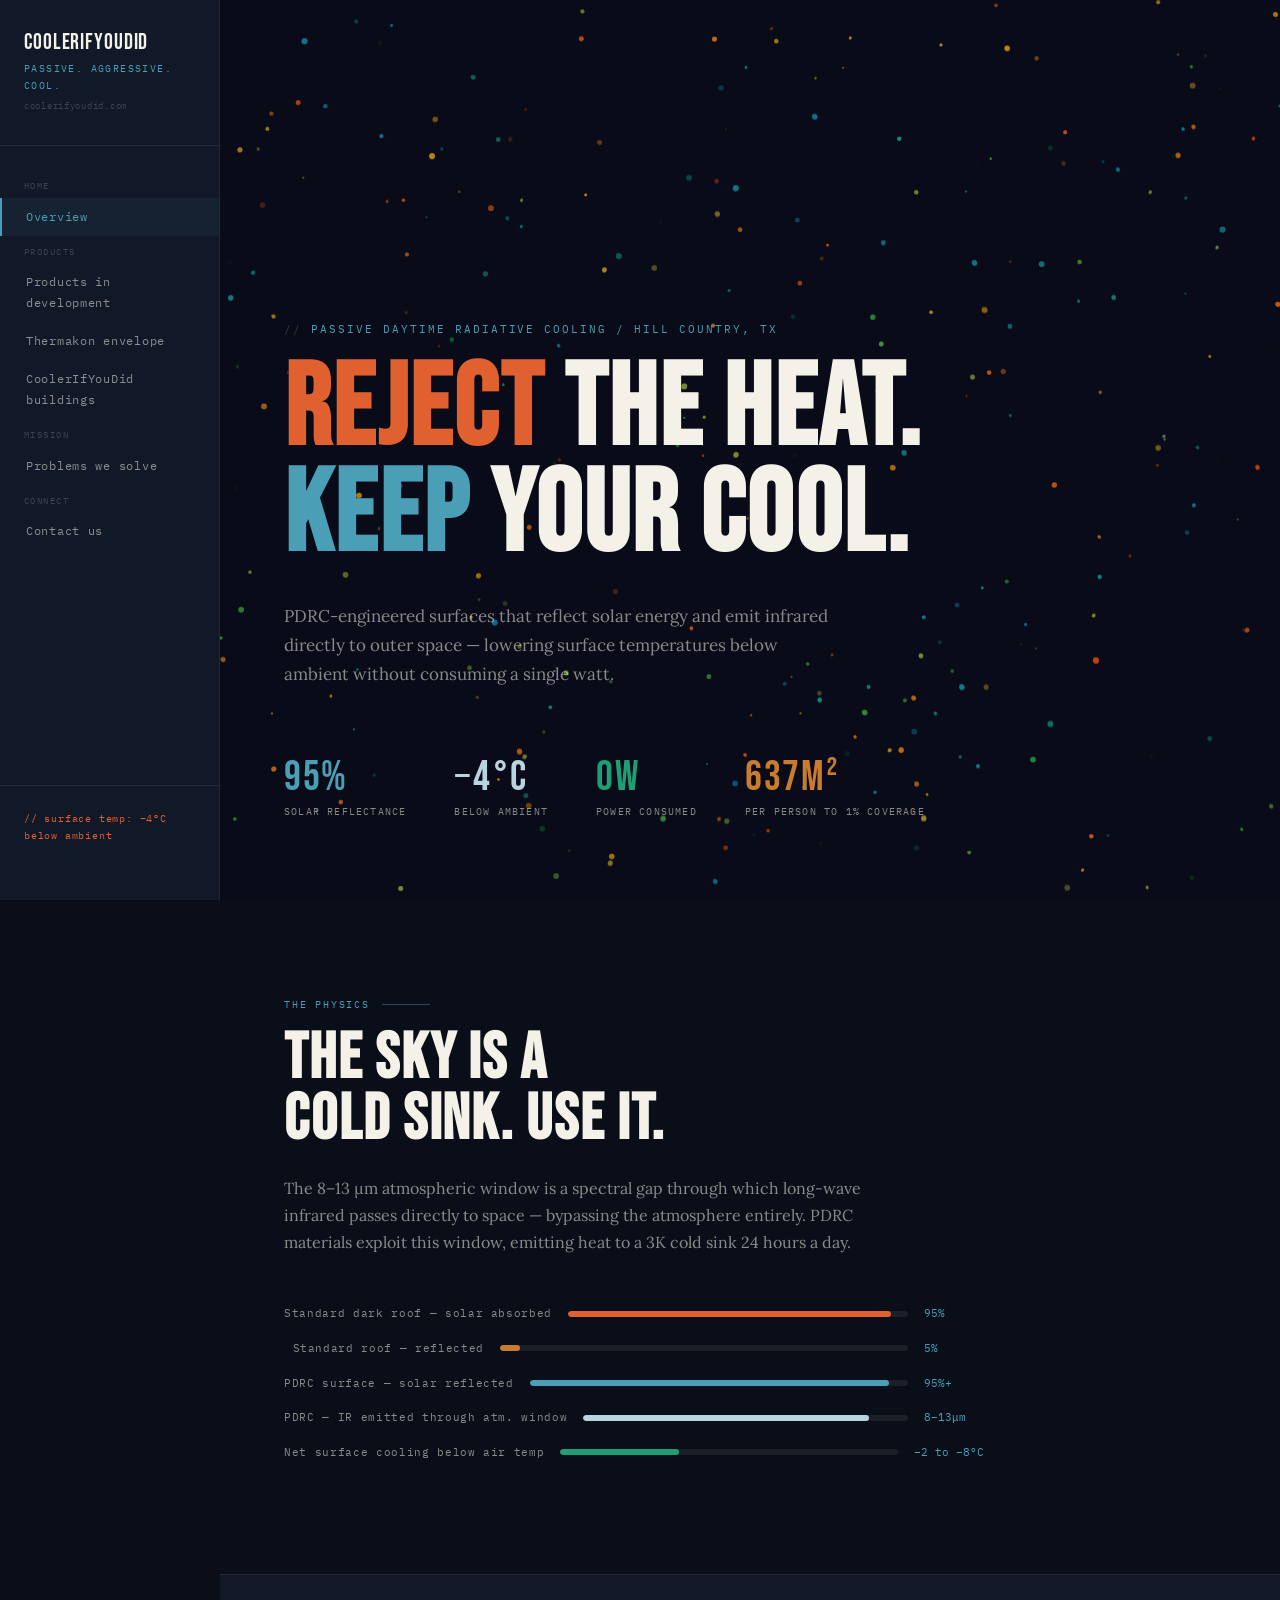
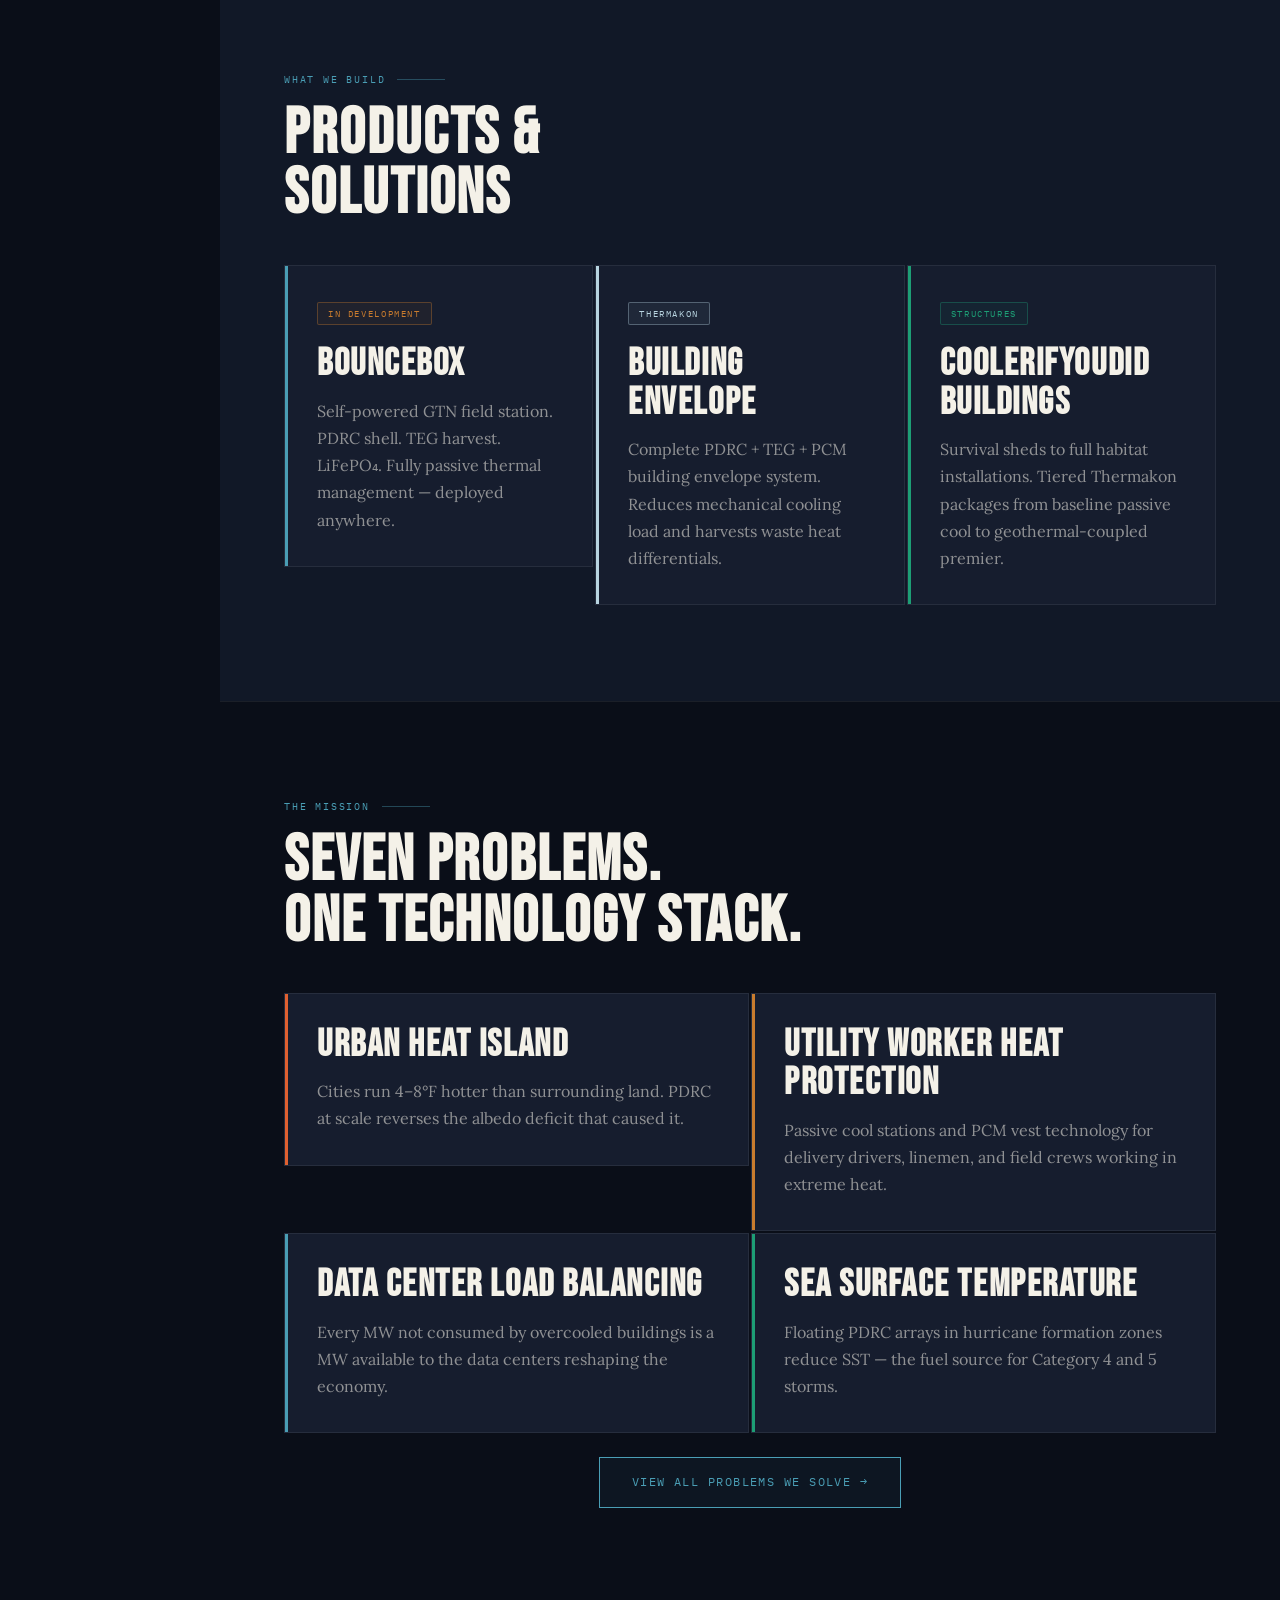
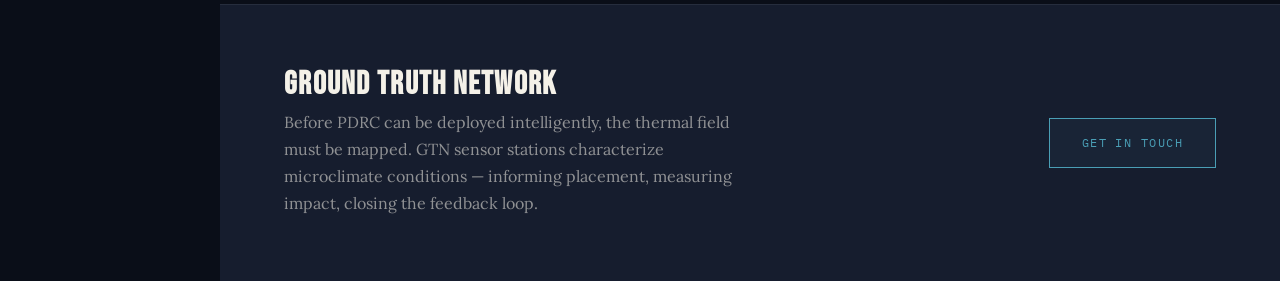
<file: index.html>
<!DOCTYPE html>
<html lang="en">
<head>
<meta charset="UTF-8">
<meta name="viewport" content="width=device-width, initial-scale=1.0">
<title>CoolerIfYouDid — Passive Daytime Radiative Cooling</title>
<link rel="stylesheet" href="style.css">
<style>
.hero-canvas { position:absolute;inset:0;width:100%;height:100%; }
</style>
</head>
<body>
<script src="nav-html.js"></script>
<main>

  <div class="hero">
    <div class="hero-bg">
      <canvas id="heroCanvas" class="hero-canvas"></canvas>
    </div>
    <div class="hero-eyebrow">Passive daytime radiative cooling / Hill Country, TX</div>
    <h1>
      <span class="heat-word">Reject</span> the heat.<br>
      <span class="cool-word">Keep</span> your cool.
    </h1>
    <p class="hero-sub">
      PDRC-engineered surfaces that reflect solar energy and emit infrared directly to outer space — lowering surface temperatures below ambient without consuming a single watt.
    </p>
    <div class="hero-metrics">
      <div class="metric">
        <span class="metric-n" style="color:var(--cool)">95%</span>
        <span class="metric-l">solar reflectance</span>
      </div>
      <div class="metric">
        <span class="metric-n" style="color:var(--pdrc)">−4°C</span>
        <span class="metric-l">below ambient</span>
      </div>
      <div class="metric">
        <span class="metric-n" style="color:var(--teal)">0W</span>
        <span class="metric-l">power consumed</span>
      </div>
      <div class="metric">
        <span class="metric-n" style="color:var(--amber)">637m²</span>
        <span class="metric-l">per person to 1% coverage</span>
      </div>
    </div>
  </div>

  <section>
    <div class="section-label">The physics</div>
    <h2>The sky is a<br>cold sink. Use it.</h2>
    <p style="max-width:600px">The 8–13 μm atmospheric window is a spectral gap through which long-wave infrared passes directly to space — bypassing the atmosphere entirely. PDRC materials exploit this window, emitting heat to a 3K cold sink 24 hours a day.</p>

    <div class="data-bar-wrap" style="max-width:700px;margin-top:48px">
      <div class="data-bar-row">
        <span class="data-bar-label">Standard dark roof — solar absorbed</span>
        <div class="data-bar-track"><div class="data-bar-fill" style="background:var(--heat)" data-w="95"></div></div>
        <span class="data-bar-val">95%</span>
      </div>
      <div class="data-bar-row">
        <span class="data-bar-label">Standard roof — reflected</span>
        <div class="data-bar-track"><div class="data-bar-fill" style="background:var(--amber)" data-w="5"></div></div>
        <span class="data-bar-val">5%</span>
      </div>
      <div class="data-bar-row">
        <span class="data-bar-label">PDRC surface — solar reflected</span>
        <div class="data-bar-track"><div class="data-bar-fill" style="background:var(--cool)" data-w="95"></div></div>
        <span class="data-bar-val">95%+</span>
      </div>
      <div class="data-bar-row">
        <span class="data-bar-label">PDRC — IR emitted through atm. window</span>
        <div class="data-bar-track"><div class="data-bar-fill" style="background:var(--pdrc)" data-w="88"></div></div>
        <span class="data-bar-val">8–13μm</span>
      </div>
      <div class="data-bar-row">
        <span class="data-bar-label">Net surface cooling below air temp</span>
        <div class="data-bar-track"><div class="data-bar-fill" style="background:var(--teal)" data-w="35"></div></div>
        <span class="data-bar-val">−2 to −8°C</span>
      </div>
    </div>
  </section>

  <section style="background:var(--slate)">
    <div class="section-label">What we build</div>
    <h2>Products &<br>solutions</h2>
    <div class="card-grid cols-3" style="margin-top:40px">
      <a href="products.html" style="text-decoration:none">
        <div class="card">
          <div class="card-accent cool"></div>
          <div class="card-tag tag-dev">In development</div>
          <h3>BounceBox</h3>
          <p>Self-powered GTN field station. PDRC shell. TEG harvest. LiFePO₄. Fully passive thermal management — deployed anywhere.</p>
        </div>
      </a>
      <a href="thermakon.html" style="text-decoration:none">
        <div class="card">
          <div class="card-accent pdrc"></div>
          <div class="card-tag tag-pdrc">Thermakon</div>
          <h3>Building envelope</h3>
          <p>Complete PDRC + TEG + PCM building envelope system. Reduces mechanical cooling load and harvests waste heat differentials.</p>
        </div>
      </a>
      <a href="buildings.html" style="text-decoration:none">
        <div class="card">
          <div class="card-accent teal"></div>
          <div class="card-tag tag-teal">Structures</div>
          <h3>CoolerIfYouDid<br>buildings</h3>
          <p>Survival sheds to full habitat installations. Tiered Thermakon packages from baseline passive cool to geothermal-coupled premier.</p>
        </div>
      </a>
    </div>
  </section>

  <section>
    <div class="section-label">The mission</div>
    <h2>Seven problems.<br>One technology stack.</h2>
    <div class="card-grid cols-2" style="margin-top:40px">
      <a href="problems.html#uhi" style="text-decoration:none">
        <div class="card">
          <div class="card-accent heat"></div>
          <h3>Urban heat island</h3>
          <p>Cities run 4–8°F hotter than surrounding land. PDRC at scale reverses the albedo deficit that caused it.</p>
        </div>
      </a>
      <a href="problems.html#workers" style="text-decoration:none">
        <div class="card">
          <div class="card-accent amber"></div>
          <h3>Utility worker heat protection</h3>
          <p>Passive cool stations and PCM vest technology for delivery drivers, linemen, and field crews working in extreme heat.</p>
        </div>
      </a>
      <a href="problems.html#grid" style="text-decoration:none">
        <div class="card">
          <div class="card-accent cool"></div>
          <h3>Data center load balancing</h3>
          <p>Every MW not consumed by overcooled buildings is a MW available to the data centers reshaping the economy.</p>
        </div>
      </a>
      <a href="problems.html#sst" style="text-decoration:none">
        <div class="card">
          <div class="card-accent teal"></div>
          <h3>Sea surface temperature</h3>
          <p>Floating PDRC arrays in hurricane formation zones reduce SST — the fuel source for Category 4 and 5 storms.</p>
        </div>
      </a>
    </div>
    <div style="margin-top:24px;text-align:center">
      <a href="problems.html" class="btn btn-cool">View all problems we solve →</a>
    </div>
  </section>

  <div class="cta-strip">
    <div>
      <h3>Ground Truth Network</h3>
      <p style="margin-bottom:0;max-width:480px">Before PDRC can be deployed intelligently, the thermal field must be mapped. GTN sensor stations characterize microclimate conditions — informing placement, measuring impact, closing the feedback loop.</p>
    </div>
    <a href="contact.html" class="btn btn-cool">Get in touch</a>
  </div>

</main>

<script>
// Hero canvas — thermal particle field
(function(){
  const canvas = document.getElementById('heroCanvas');
  if (!canvas) return;
  const ctx = canvas.getContext('2d');
  let W, H, particles = [];

  function resize() {
    W = canvas.width = canvas.offsetWidth;
    H = canvas.height = canvas.offsetHeight;
  }

  function rand(a, b) { return a + Math.random() * (b - a); }

  function initParticles() {
    particles = [];
    const count = Math.floor(W * H / 3000);
    for (let i = 0; i < count; i++) {
      particles.push({
        x: rand(0, W), y: rand(0, H),
        vx: rand(-0.3, 0.3), vy: rand(-0.8, -0.2),
        temp: rand(0.2, 1.0),
        life: rand(0, 200), maxLife: rand(100, 300),
        size: rand(1, 3)
      });
    }
  }

  function thermalColor(t, a) {
    let r, g, b;
    if (t < 0.4) { r=20; g=80+t*200; b=180-t*100; }
    else if (t < 0.7) { r=20+(t-0.4)*700; g=160; b=100-t*80; }
    else { r=220; g=160-(t-0.7)*300; b=20; }
    return `rgba(${r|0},${g|0},${b|0},${a})`;
  }

  function draw() {
    ctx.fillStyle = 'rgba(10,14,24,0.12)';
    ctx.fillRect(0, 0, W, H);

    particles.forEach(p => {
      p.x += p.vx;
      p.y += p.vy;
      p.life++;
      p.temp = Math.max(0, p.temp - 0.0005);

      if (p.life > p.maxLife || p.y < 0) {
        p.x = rand(0, W); p.y = H + 10;
        p.life = 0; p.temp = rand(0.4, 1.0);
        p.maxLife = rand(150, 400);
      }

      const alpha = 0.6 * (1 - p.life / p.maxLife);
      ctx.beginPath();
      ctx.arc(p.x, p.y, p.size, 0, Math.PI * 2);
      ctx.fillStyle = thermalColor(p.temp, alpha);
      ctx.fill();
    });

    requestAnimationFrame(draw);
  }

  window.addEventListener('resize', () => { resize(); initParticles(); });
  resize(); initParticles(); draw();
})();
</script>
<script src="nav.js"></script>
</body>
</html>
</file>
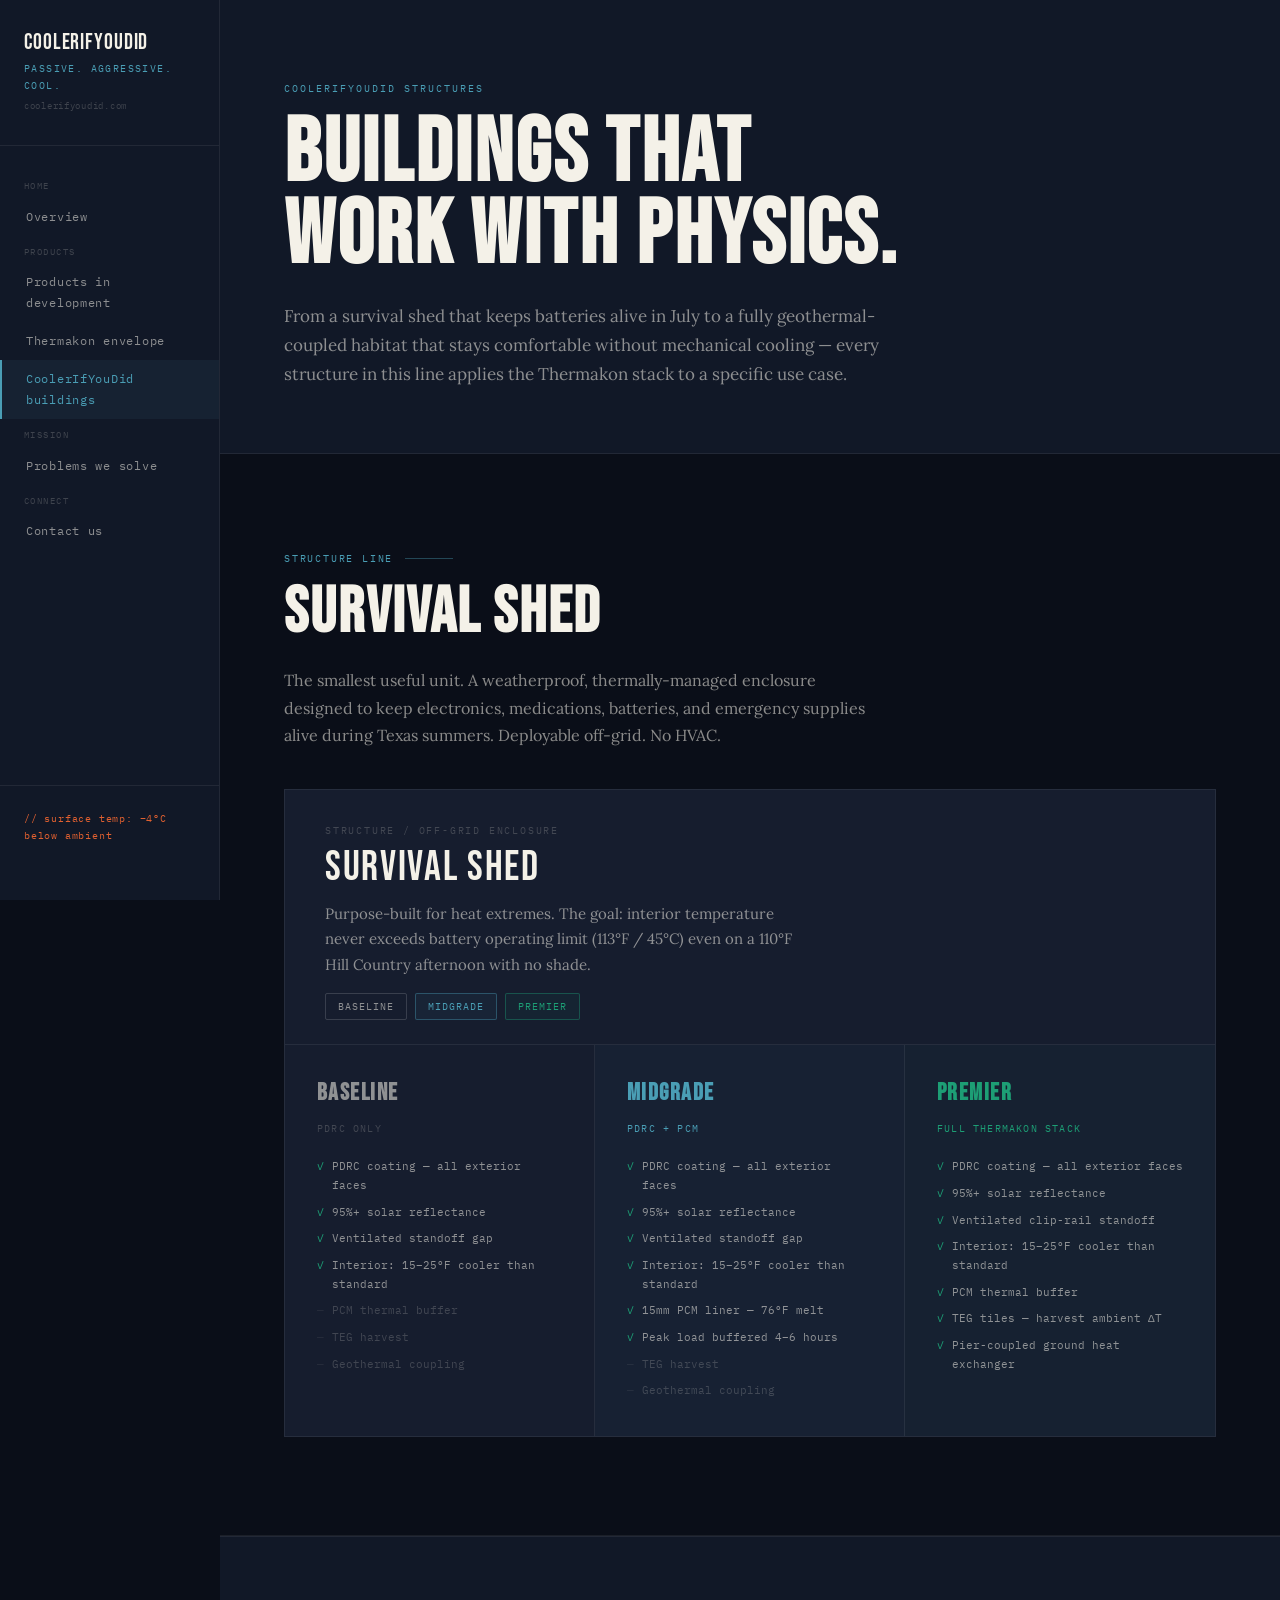
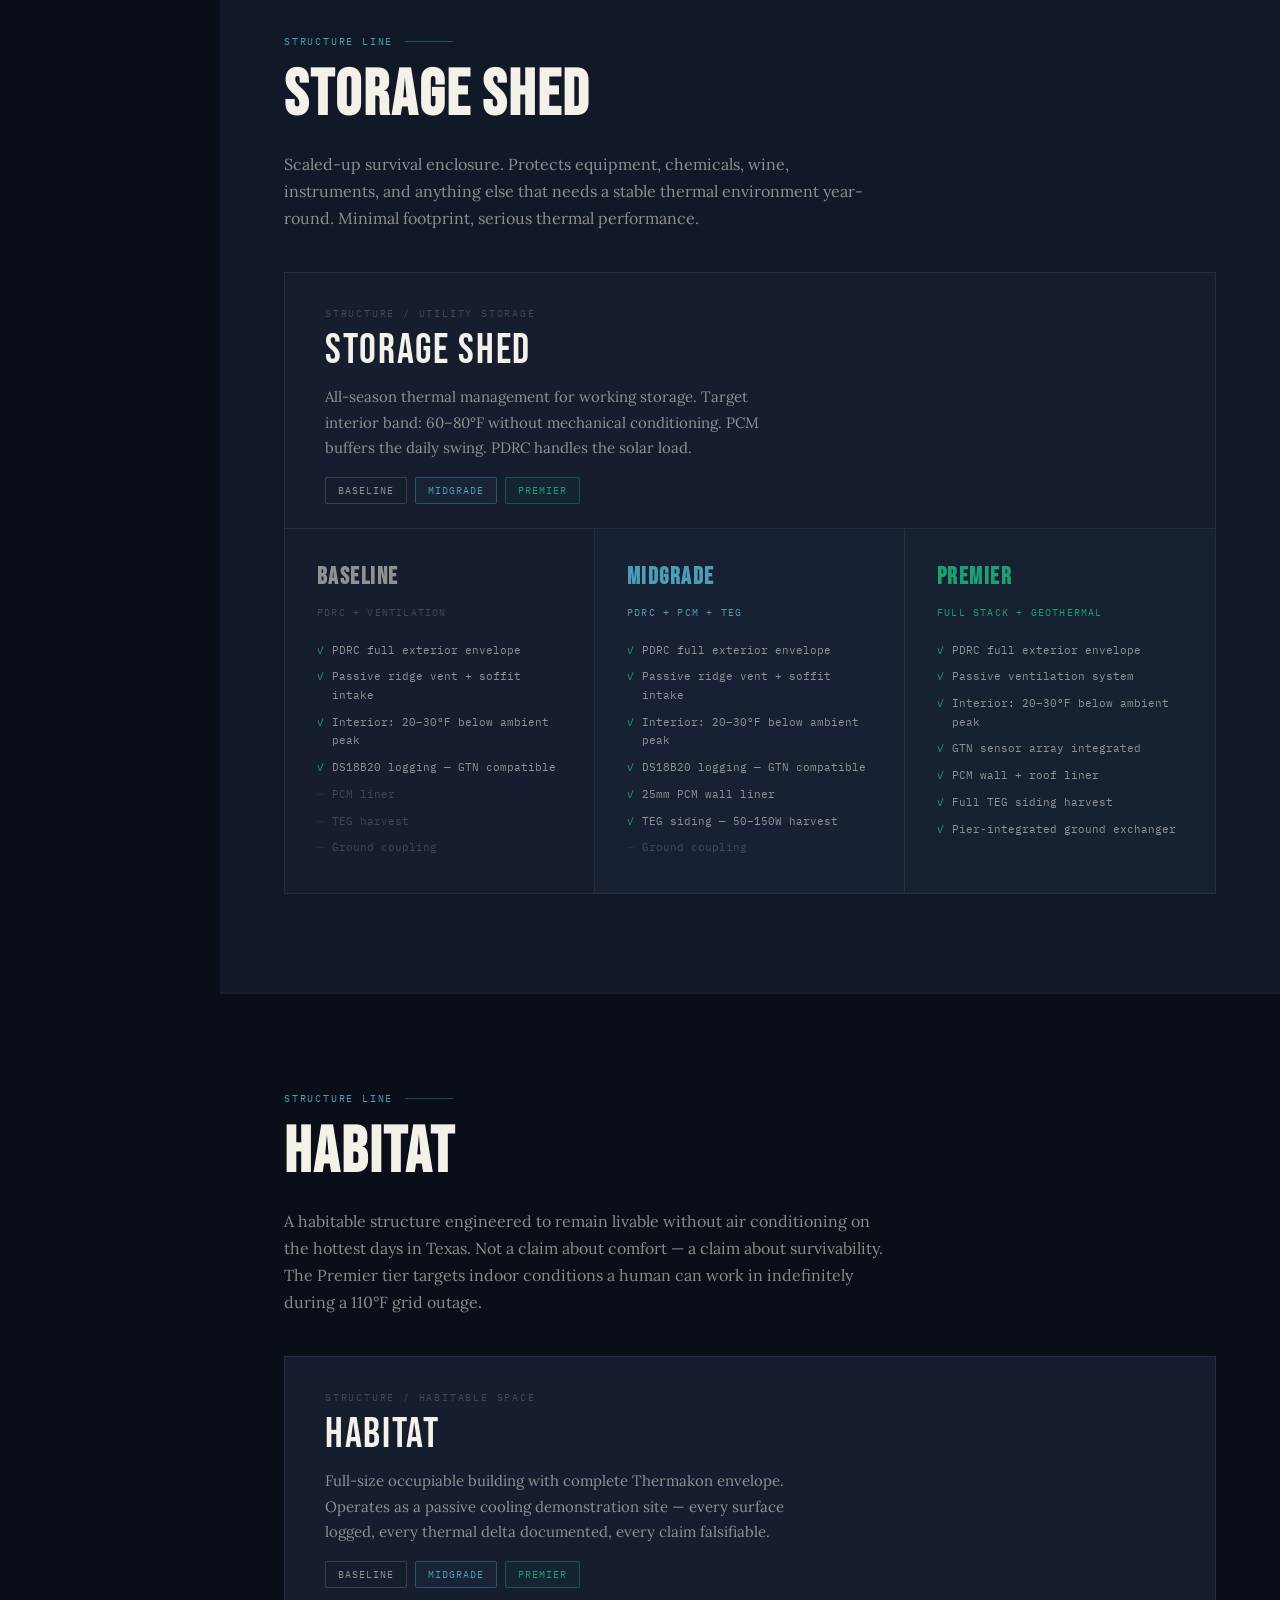
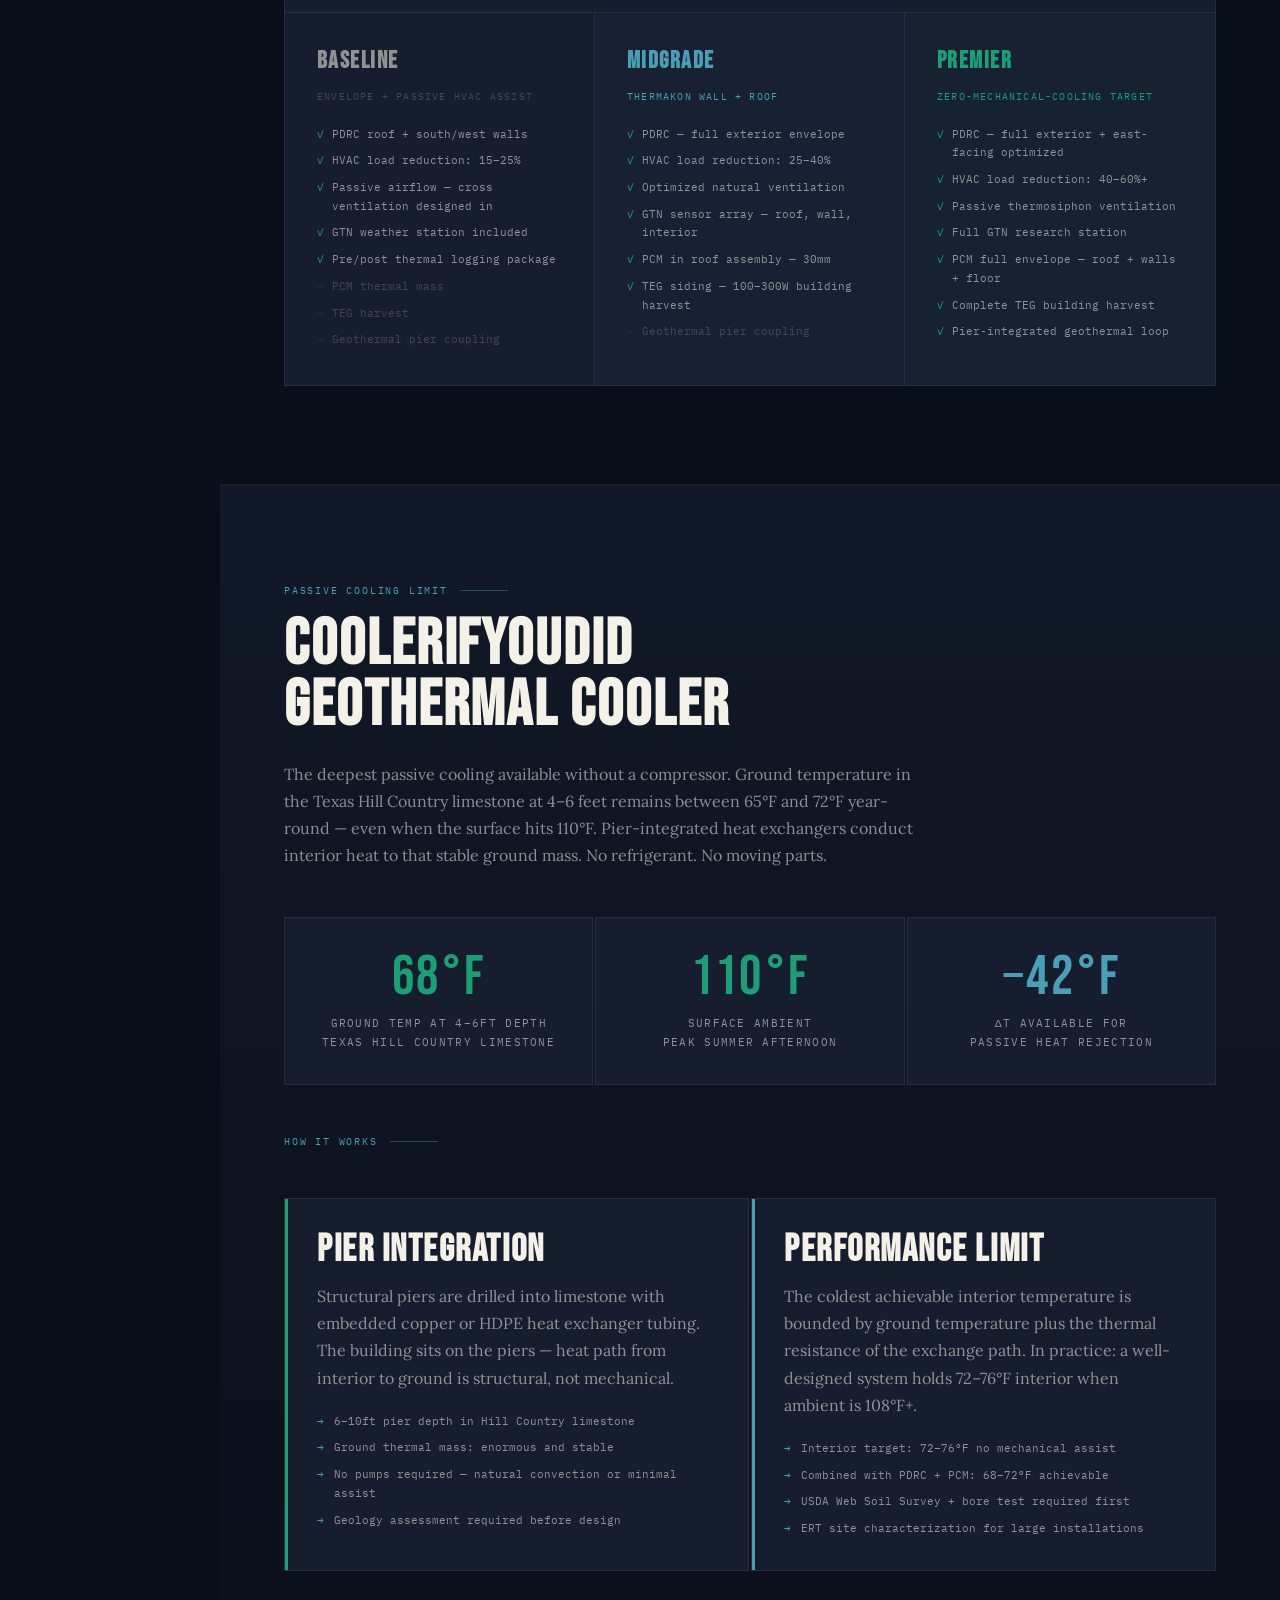
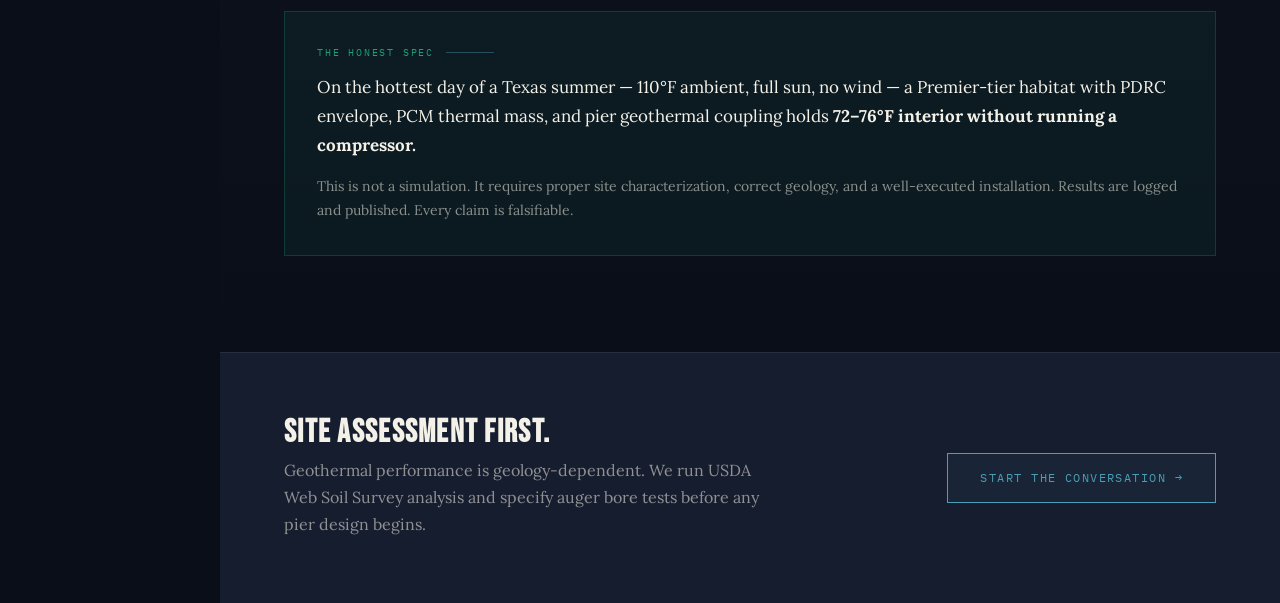
<file: buildings.html>
<!DOCTYPE html>
<html lang="en">
<head>
<meta charset="UTF-8">
<meta name="viewport" content="width=device-width, initial-scale=1.0">
<title>CoolerIfYouDid Buildings — CoolerIfYouDid</title>
<link rel="stylesheet" href="style.css">
<style>
.building-card {
  background: var(--panel);
  border: 1px solid var(--border);
  overflow: hidden;
  margin-bottom: 2px;
}
.building-header {
  padding: 32px 40px 24px;
  border-bottom: 1px solid var(--border);
  display: flex;
  align-items: flex-start;
  justify-content: space-between;
  gap: 32px;
  flex-wrap: wrap;
}
.building-type {
  font-family: var(--mono);
  font-size: 10px;
  letter-spacing: .18em;
  text-transform: uppercase;
  color: var(--faint);
  margin-bottom: 8px;
}
.building-name {
  font-family: var(--display);
  font-size: 42px;
  letter-spacing: .04em;
  line-height: 1;
  color: var(--white);
}
.building-desc {
  color: var(--dim);
  max-width: 480px;
  font-size: 15px;
  margin-top: 12px;
}
.tier-badges {
  display: flex;
  gap: 8px;
  flex-wrap: wrap;
  margin-top: 8px;
}
.tier-badge {
  font-family: var(--mono);
  font-size: 10px;
  letter-spacing: .1em;
  text-transform: uppercase;
  padding: 4px 12px;
  border: 1px solid;
  border-radius: 2px;
}
.badge-base   { color: var(--dim);  border-color: rgba(255,255,255,0.15); }
.badge-mid    { color: var(--cool); border-color: rgba(74,158,181,0.4);   background: rgba(74,158,181,0.06); }
.badge-prem   { color: var(--teal); border-color: rgba(29,158,117,0.4);   background: rgba(29,158,117,0.06); }

.building-tiers {
  display: grid;
  grid-template-columns: repeat(3, 1fr);
}
.tier-col {
  padding: 28px 32px;
  border-right: 1px solid var(--border);
}
.tier-col:last-child { border-right: none; }
.tier-col h4 {
  font-family: var(--display);
  font-size: 24px;
  letter-spacing: .06em;
  margin-bottom: 6px;
}
.tier-col .tier-sub {
  font-family: var(--mono);
  font-size: 10px;
  letter-spacing: .12em;
  text-transform: uppercase;
  margin-bottom: 20px;
}
.tier-feature {
  font-family: var(--mono);
  font-size: 11px;
  color: var(--dim);
  display: flex;
  gap: 8px;
  margin-bottom: 8px;
  align-items: baseline;
}
.tier-feature::before {
  content: '·';
  flex-shrink: 0;
}
.tier-feature.yes::before { content: '✓'; color: var(--teal); }
.tier-feature.no  { opacity: 0.35; }
.tier-feature.no::before  { content: '—'; color: var(--faint); }

.geo-stat {
  text-align: center;
  padding: 32px;
  background: var(--panel);
  border: 1px solid var(--border);
}
.geo-stat .n {
  font-family: var(--display);
  font-size: 56px;
  letter-spacing: .04em;
  line-height: 1;
  color: var(--teal);
}
.geo-stat .l {
  font-family: var(--mono);
  font-size: 11px;
  letter-spacing: .12em;
  text-transform: uppercase;
  color: var(--dim);
  margin-top: 8px;
}
</style>
</head>
<body>
<script src="nav-html.js"></script>
<main>

  <div class="page-header">
    <div class="eyebrow">CoolerIfYouDid structures</div>
    <h1>Buildings that<br>work with physics.</h1>
    <p class="lede">From a survival shed that keeps batteries alive in July to a fully geothermal-coupled habitat that stays comfortable without mechanical cooling — every structure in this line applies the Thermakon stack to a specific use case.</p>
  </div>

  <section>
    <div class="section-label">Structure line</div>
    <h2>Survival shed</h2>
    <p style="max-width:600px">The smallest useful unit. A weatherproof, thermally-managed enclosure designed to keep electronics, medications, batteries, and emergency supplies alive during Texas summers. Deployable off-grid. No HVAC.</p>

    <div class="building-card" style="margin-top:40px">
      <div class="building-header">
        <div>
          <div class="building-type">Structure / off-grid enclosure</div>
          <div class="building-name">Survival Shed</div>
          <p class="building-desc">Purpose-built for heat extremes. The goal: interior temperature never exceeds battery operating limit (113°F / 45°C) even on a 110°F Hill Country afternoon with no shade.</p>
          <div class="tier-badges">
            <span class="tier-badge badge-base">Baseline</span>
            <span class="tier-badge badge-mid">Midgrade</span>
            <span class="tier-badge badge-prem">Premier</span>
          </div>
        </div>
      </div>
      <div class="building-tiers">
        <div class="tier-col">
          <h4 style="color:var(--dim)">Baseline</h4>
          <div class="tier-sub" style="color:var(--faint)">PDRC only</div>
          <div class="tier-feature yes">PDRC coating — all exterior faces</div>
          <div class="tier-feature yes">95%+ solar reflectance</div>
          <div class="tier-feature yes">Ventilated standoff gap</div>
          <div class="tier-feature yes">Interior: 15–25°F cooler than standard</div>
          <div class="tier-feature no">PCM thermal buffer</div>
          <div class="tier-feature no">TEG harvest</div>
          <div class="tier-feature no">Geothermal coupling</div>
        </div>
        <div class="tier-col" style="background:rgba(74,158,181,0.03)">
          <h4 style="color:var(--cool)">Midgrade</h4>
          <div class="tier-sub" style="color:var(--cool)">PDRC + PCM</div>
          <div class="tier-feature yes">PDRC coating — all exterior faces</div>
          <div class="tier-feature yes">95%+ solar reflectance</div>
          <div class="tier-feature yes">Ventilated standoff gap</div>
          <div class="tier-feature yes">Interior: 15–25°F cooler than standard</div>
          <div class="tier-feature yes">15mm PCM liner — 76°F melt</div>
          <div class="tier-feature yes">Peak load buffered 4–6 hours</div>
          <div class="tier-feature no">TEG harvest</div>
          <div class="tier-feature no">Geothermal coupling</div>
        </div>
        <div class="tier-col" style="background:rgba(29,158,117,0.03)">
          <h4 style="color:var(--teal)">Premier</h4>
          <div class="tier-sub" style="color:var(--teal)">Full Thermakon stack</div>
          <div class="tier-feature yes">PDRC coating — all exterior faces</div>
          <div class="tier-feature yes">95%+ solar reflectance</div>
          <div class="tier-feature yes">Ventilated clip-rail standoff</div>
          <div class="tier-feature yes">Interior: 15–25°F cooler than standard</div>
          <div class="tier-feature yes">PCM thermal buffer</div>
          <div class="tier-feature yes">TEG tiles — harvest ambient ΔT</div>
          <div class="tier-feature yes">Pier-coupled ground heat exchanger</div>
        </div>
      </div>
    </div>
  </section>

  <hr class="divider">

  <section style="background:var(--slate)">
    <div class="section-label">Structure line</div>
    <h2>Storage shed</h2>
    <p style="max-width:600px">Scaled-up survival enclosure. Protects equipment, chemicals, wine, instruments, and anything else that needs a stable thermal environment year-round. Minimal footprint, serious thermal performance.</p>

    <div class="building-card" style="margin-top:40px">
      <div class="building-header">
        <div>
          <div class="building-type">Structure / utility storage</div>
          <div class="building-name">Storage Shed</div>
          <p class="building-desc">All-season thermal management for working storage. Target interior band: 60–80°F without mechanical conditioning. PCM buffers the daily swing. PDRC handles the solar load.</p>
          <div class="tier-badges">
            <span class="tier-badge badge-base">Baseline</span>
            <span class="tier-badge badge-mid">Midgrade</span>
            <span class="tier-badge badge-prem">Premier</span>
          </div>
        </div>
      </div>
      <div class="building-tiers">
        <div class="tier-col">
          <h4 style="color:var(--dim)">Baseline</h4>
          <div class="tier-sub" style="color:var(--faint)">PDRC + ventilation</div>
          <div class="tier-feature yes">PDRC full exterior envelope</div>
          <div class="tier-feature yes">Passive ridge vent + soffit intake</div>
          <div class="tier-feature yes">Interior: 20–30°F below ambient peak</div>
          <div class="tier-feature yes">DS18B20 logging — GTN compatible</div>
          <div class="tier-feature no">PCM liner</div>
          <div class="tier-feature no">TEG harvest</div>
          <div class="tier-feature no">Ground coupling</div>
        </div>
        <div class="tier-col" style="background:rgba(74,158,181,0.03)">
          <h4 style="color:var(--cool)">Midgrade</h4>
          <div class="tier-sub" style="color:var(--cool)">PDRC + PCM + TEG</div>
          <div class="tier-feature yes">PDRC full exterior envelope</div>
          <div class="tier-feature yes">Passive ridge vent + soffit intake</div>
          <div class="tier-feature yes">Interior: 20–30°F below ambient peak</div>
          <div class="tier-feature yes">DS18B20 logging — GTN compatible</div>
          <div class="tier-feature yes">25mm PCM wall liner</div>
          <div class="tier-feature yes">TEG siding — 50–150W harvest</div>
          <div class="tier-feature no">Ground coupling</div>
        </div>
        <div class="tier-col" style="background:rgba(29,158,117,0.03)">
          <h4 style="color:var(--teal)">Premier</h4>
          <div class="tier-sub" style="color:var(--teal)">Full stack + geothermal</div>
          <div class="tier-feature yes">PDRC full exterior envelope</div>
          <div class="tier-feature yes">Passive ventilation system</div>
          <div class="tier-feature yes">Interior: 20–30°F below ambient peak</div>
          <div class="tier-feature yes">GTN sensor array integrated</div>
          <div class="tier-feature yes">PCM wall + roof liner</div>
          <div class="tier-feature yes">Full TEG siding harvest</div>
          <div class="tier-feature yes">Pier-integrated ground exchanger</div>
        </div>
      </div>
    </div>
  </section>

  <hr class="divider">

  <!-- HABITAT -->
  <section>
    <div class="section-label">Structure line</div>
    <h2>Habitat</h2>
    <p style="max-width:600px">A habitable structure engineered to remain livable without air conditioning on the hottest days in Texas. Not a claim about comfort — a claim about survivability. The Premier tier targets indoor conditions a human can work in indefinitely during a 110°F grid outage.</p>

    <div class="building-card" style="margin-top:40px">
      <div class="building-header">
        <div>
          <div class="building-type">Structure / habitable space</div>
          <div class="building-name">Habitat</div>
          <p class="building-desc">Full-size occupiable building with complete Thermakon envelope. Operates as a passive cooling demonstration site — every surface logged, every thermal delta documented, every claim falsifiable.</p>
          <div class="tier-badges">
            <span class="tier-badge badge-base">Baseline</span>
            <span class="tier-badge badge-mid">Midgrade</span>
            <span class="tier-badge badge-prem">Premier</span>
          </div>
        </div>
      </div>
      <div class="building-tiers">
        <div class="tier-col">
          <h4 style="color:var(--dim)">Baseline</h4>
          <div class="tier-sub" style="color:var(--faint)">Envelope + passive HVAC assist</div>
          <div class="tier-feature yes">PDRC roof + south/west walls</div>
          <div class="tier-feature yes">HVAC load reduction: 15–25%</div>
          <div class="tier-feature yes">Passive airflow — cross ventilation designed in</div>
          <div class="tier-feature yes">GTN weather station included</div>
          <div class="tier-feature yes">Pre/post thermal logging package</div>
          <div class="tier-feature no">PCM thermal mass</div>
          <div class="tier-feature no">TEG harvest</div>
          <div class="tier-feature no">Geothermal pier coupling</div>
        </div>
        <div class="tier-col" style="background:rgba(74,158,181,0.03)">
          <h4 style="color:var(--cool)">Midgrade</h4>
          <div class="tier-sub" style="color:var(--cool)">Thermakon wall + roof</div>
          <div class="tier-feature yes">PDRC — full exterior envelope</div>
          <div class="tier-feature yes">HVAC load reduction: 25–40%</div>
          <div class="tier-feature yes">Optimized natural ventilation</div>
          <div class="tier-feature yes">GTN sensor array — roof, wall, interior</div>
          <div class="tier-feature yes">PCM in roof assembly — 30mm</div>
          <div class="tier-feature yes">TEG siding — 100–300W building harvest</div>
          <div class="tier-feature no">Geothermal pier coupling</div>
        </div>
        <div class="tier-col" style="background:rgba(29,158,117,0.03)">
          <h4 style="color:var(--teal)">Premier</h4>
          <div class="tier-sub" style="color:var(--teal)">Zero-mechanical-cooling target</div>
          <div class="tier-feature yes">PDRC — full exterior + east-facing optimized</div>
          <div class="tier-feature yes">HVAC load reduction: 40–60%+</div>
          <div class="tier-feature yes">Passive thermosiphon ventilation</div>
          <div class="tier-feature yes">Full GTN research station</div>
          <div class="tier-feature yes">PCM full envelope — roof + walls + floor</div>
          <div class="tier-feature yes">Complete TEG building harvest</div>
          <div class="tier-feature yes">Pier-integrated geothermal loop</div>
        </div>
      </div>
    </div>
  </section>

  <hr class="divider">

  <!-- GEOTHERMAL COOLER -->
  <section style="background:linear-gradient(180deg,var(--slate) 0%,var(--navy) 100%)">
    <div class="section-label">Passive cooling limit</div>
    <h2>CoolerIfYouDid<br>geothermal cooler</h2>
    <p style="max-width:640px">The deepest passive cooling available without a compressor. Ground temperature in the Texas Hill Country limestone at 4–6 feet remains between 65°F and 72°F year-round — even when the surface hits 110°F. Pier-integrated heat exchangers conduct interior heat to that stable ground mass. No refrigerant. No moving parts.</p>

    <div class="card-grid cols-3" style="margin-top:48px">
      <div class="geo-stat">
        <div class="n">68°F</div>
        <div class="l">ground temp at 4–6ft depth<br>Texas Hill Country limestone</div>
      </div>
      <div class="geo-stat">
        <div class="n">110°F</div>
        <div class="l">surface ambient<br>peak summer afternoon</div>
      </div>
      <div class="geo-stat">
        <div class="n" style="color:var(--cool)">−42°F</div>
        <div class="l">ΔT available for<br>passive heat rejection</div>
      </div>
    </div>

    <div style="margin-top:48px">
      <div class="section-label" style="margin-bottom:24px">How it works</div>
      <div class="card-grid cols-2">
        <div class="card">
          <div class="card-accent teal"></div>
          <h3>Pier integration</h3>
          <p>Structural piers are drilled into limestone with embedded copper or HDPE heat exchanger tubing. The building sits on the piers — heat path from interior to ground is structural, not mechanical.</p>
          <ul class="spec-list">
            <li>6–10ft pier depth in Hill Country limestone</li>
            <li>Ground thermal mass: enormous and stable</li>
            <li>No pumps required — natural convection or minimal assist</li>
            <li>Geology assessment required before design</li>
          </ul>
        </div>
        <div class="card">
          <div class="card-accent cool"></div>
          <h3>Performance limit</h3>
          <p>The coldest achievable interior temperature is bounded by ground temperature plus the thermal resistance of the exchange path. In practice: a well-designed system holds 72–76°F interior when ambient is 108°F+.</p>
          <ul class="spec-list">
            <li>Interior target: 72–76°F no mechanical assist</li>
            <li>Combined with PDRC + PCM: 68–72°F achievable</li>
            <li>USDA Web Soil Survey + bore test required first</li>
            <li>ERT site characterization for large installations</li>
          </ul>
        </div>
      </div>
    </div>

    <div style="margin-top:40px;padding:32px;background:rgba(29,158,117,0.08);border:1px solid rgba(29,158,117,0.25)">
      <div class="section-label" style="margin-bottom:12px;color:var(--teal)">The honest spec</div>
      <p style="font-size:17px;color:var(--white)">On the hottest day of a Texas summer — 110°F ambient, full sun, no wind — a Premier-tier habitat with PDRC envelope, PCM thermal mass, and pier geothermal coupling holds <strong>72–76°F interior without running a compressor.</strong></p>
      <p style="margin-top:12px;font-size:14px;color:var(--dim)">This is not a simulation. It requires proper site characterization, correct geology, and a well-executed installation. Results are logged and published. Every claim is falsifiable.</p>
    </div>
  </section>

  <div class="cta-strip">
    <div>
      <h3>Site assessment first.</h3>
      <p style="margin-bottom:0;max-width:480px">Geothermal performance is geology-dependent. We run USDA Web Soil Survey analysis and specify auger bore tests before any pier design begins.</p>
    </div>
    <a href="contact.html" class="btn btn-cool">Start the conversation →</a>
  </div>

</main>
<script src="nav.js"></script>
</body>
</html>
</file>
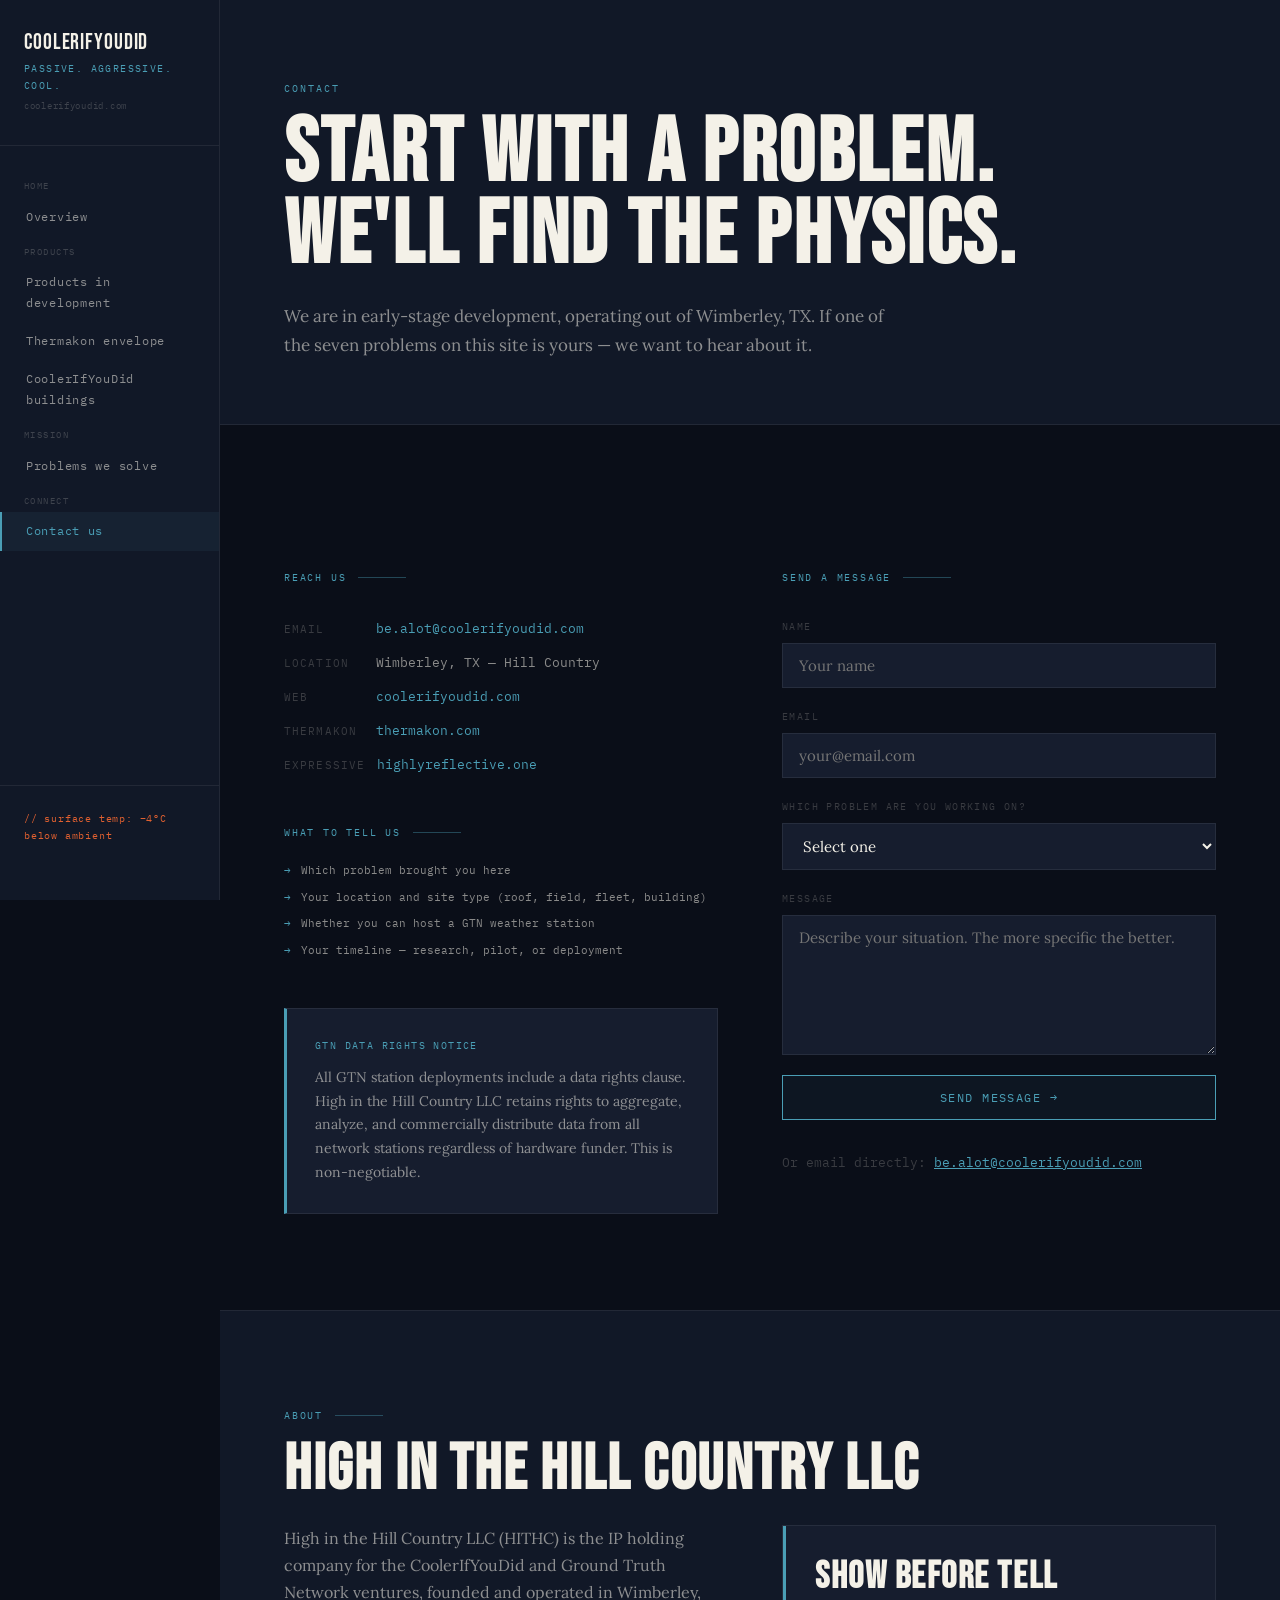
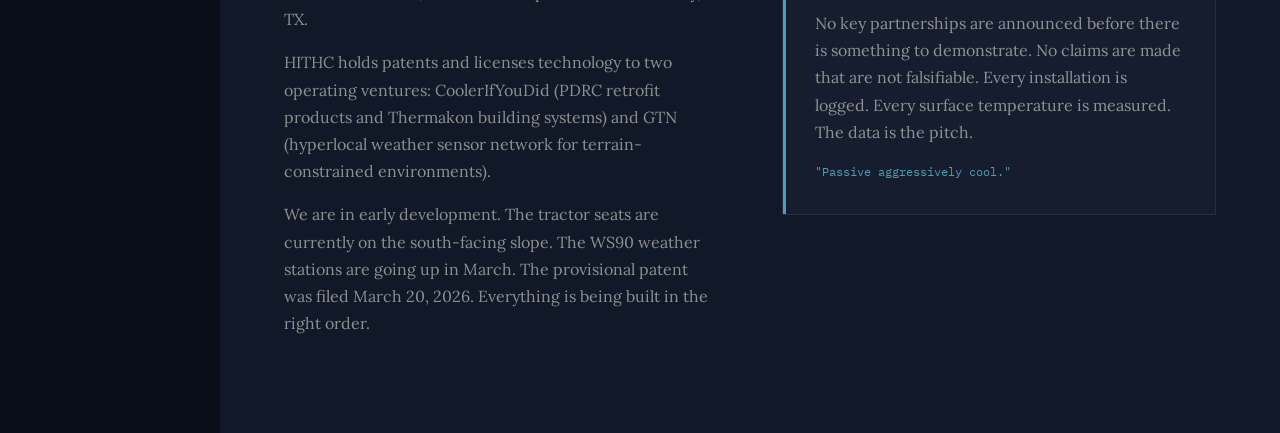
<file: contact.html>
<!DOCTYPE html>
<html lang="en">
<head>
<meta charset="UTF-8">
<meta name="viewport" content="width=device-width, initial-scale=1.0">
<title>Contact — CoolerIfYouDid</title>
<link rel="stylesheet" href="style.css">
</head>
<body>
<script src="nav-html.js"></script>
<main>

  <div class="page-header">
    <div class="eyebrow">Contact</div>
    <h1>Start with a problem.<br>We'll find the physics.</h1>
    <p class="lede">We are in early-stage development, operating out of Wimberley, TX. If one of the seven problems on this site is yours — we want to hear about it.</p>
  </div>

  <section>
    <div class="contact-wrap">
      <div>
        <div class="section-label" style="margin-bottom:32px">Reach us</div>
        <div class="contact-info">
          <div class="line">
            <span>Email</span>
            <span><a href="mailto:be.alot@coolerifyoudid.com">be.alot@coolerifyoudid.com</a></span>
          </div>
          <div class="line">
            <span>Location</span>
            <span>Wimberley, TX — Hill Country</span>
          </div>
          <div class="line">
            <span>Web</span>
            <span><a href="https://coolerifyoudid.com">coolerifyoudid.com</a></span>
          </div>
          <div class="line">
            <span>Thermakon</span>
            <span><a href="https://thermakon.com">thermakon.com</a></span>
          </div>
          <div class="line">
            <span>Expressive</span>
            <span><a href="https://highlyreflective.one">highlyreflective.one</a></span>
          </div>
        </div>

        <div style="margin-top:48px">
          <div class="section-label" style="margin-bottom:20px">What to tell us</div>
          <ul class="spec-list">
            <li>Which problem brought you here</li>
            <li>Your location and site type (roof, field, fleet, building)</li>
            <li>Whether you can host a GTN weather station</li>
            <li>Your timeline — research, pilot, or deployment</li>
          </ul>
        </div>

        <div style="margin-top:48px;padding:28px;background:var(--panel);border:1px solid var(--border);border-left:3px solid var(--cool)">
          <div style="font-family:var(--mono);font-size:10px;letter-spacing:.14em;text-transform:uppercase;color:var(--cool);margin-bottom:12px">GTN data rights notice</div>
          <p style="font-size:14px">All GTN station deployments include a data rights clause. High in the Hill Country LLC retains rights to aggregate, analyze, and commercially distribute data from all network stations regardless of hardware funder. This is non-negotiable.</p>
        </div>
      </div>

      <div>
        <div class="section-label" style="margin-bottom:32px">Send a message</div>
        <form onsubmit="handleSubmit(event)">
          <div class="form-group">
            <label>Name</label>
            <input type="text" name="name" placeholder="Your name" required>
          </div>
          <div class="form-group">
            <label>Email</label>
            <input type="email" name="email" placeholder="your@email.com" required>
          </div>
          <div class="form-group">
            <label>Which problem are you working on?</label>
            <select name="problem">
              <option value="">Select one</option>
              <option value="uhi">Urban heat island</option>
              <option value="workers">Utility / worker heat protection</option>
              <option value="grid">Data center / grid load</option>
              <option value="sst">Sea surface temperature</option>
              <option value="albedo">Albedo restoration / climate</option>
              <option value="remote">Remote electronics deployment</option>
              <option value="aviation">Aviation safety / weather data</option>
              <option value="other">Something else</option>
            </select>
          </div>
          <div class="form-group">
            <label>Message</label>
            <textarea name="message" placeholder="Describe your situation. The more specific the better." rows="6"></textarea>
          </div>
          <div id="form-status" style="display:none;padding:16px;border:1px solid;font-family:var(--mono);font-size:12px;margin-bottom:16px"></div>
          <button type="submit" class="btn btn-cool" style="width:100%;text-align:center">
            Send message →
          </button>
          <p style="font-size:13px;margin-top:12px;color:var(--faint);font-family:var(--mono)">
            Or email directly: <a href="mailto:be.alot@coolerifyoudid.com" style="color:var(--cool)">be.alot@coolerifyoudid.com</a>
          </p>
        </form>
      </div>
    </div>
  </section>

  <!-- ABOUT HITHC -->
  <section style="background:var(--slate)">
    <div class="section-label">About</div>
    <h2>High in the Hill Country LLC</h2>
    <div style="display:grid;grid-template-columns:1fr 1fr;gap:64px">
      <div>
        <p>High in the Hill Country LLC (HITHC) is the IP holding company for the CoolerIfYouDid and Ground Truth Network ventures, founded and operated in Wimberley, TX.</p>
        <p>HITHC holds patents and licenses technology to two operating ventures: CoolerIfYouDid (PDRC retrofit products and Thermakon building systems) and GTN (hyperlocal weather sensor network for terrain-constrained environments).</p>
        <p>We are in early development. The tractor seats are currently on the south-facing slope. The WS90 weather stations are going up in March. The provisional patent was filed March 20, 2026. Everything is being built in the right order.</p>
      </div>
      <div>
        <div class="card">
          <div class="card-accent cool"></div>
          <h3>Show before tell</h3>
          <p>No key partnerships are announced before there is something to demonstrate. No claims are made that are not falsifiable. Every installation is logged. Every surface temperature is measured. The data is the pitch.</p>
          <p style="margin-top:16px;font-family:var(--mono);font-size:12px;color:var(--cool)">
            "Passive aggressively cool."
          </p>
        </div>
      </div>
    </div>
  </section>

</main>

<script>
function handleSubmit(e) {
  e.preventDefault();
  const status = document.getElementById('form-status');
  const data = new FormData(e.target);
  const obj = Object.fromEntries(data.entries());

  // Show confirmation (in production: POST to endpoint or use Formspree/Netlify)
  status.style.display = 'block';
  status.style.color = 'var(--teal)';
  status.style.borderColor = 'rgba(29,158,117,0.4)';
  status.style.background = 'rgba(29,158,117,0.06)';
  status.textContent = `Message received from ${obj.name || 'you'}. We'll respond to ${obj.email} — usually within a few days.`;
  e.target.querySelector('button').textContent = 'Message sent ✓';
  e.target.querySelector('button').disabled = true;
  e.target.querySelector('button').style.opacity = '0.6';
}
</script>
<script src="nav.js"></script>
</body>
</html>
</file>
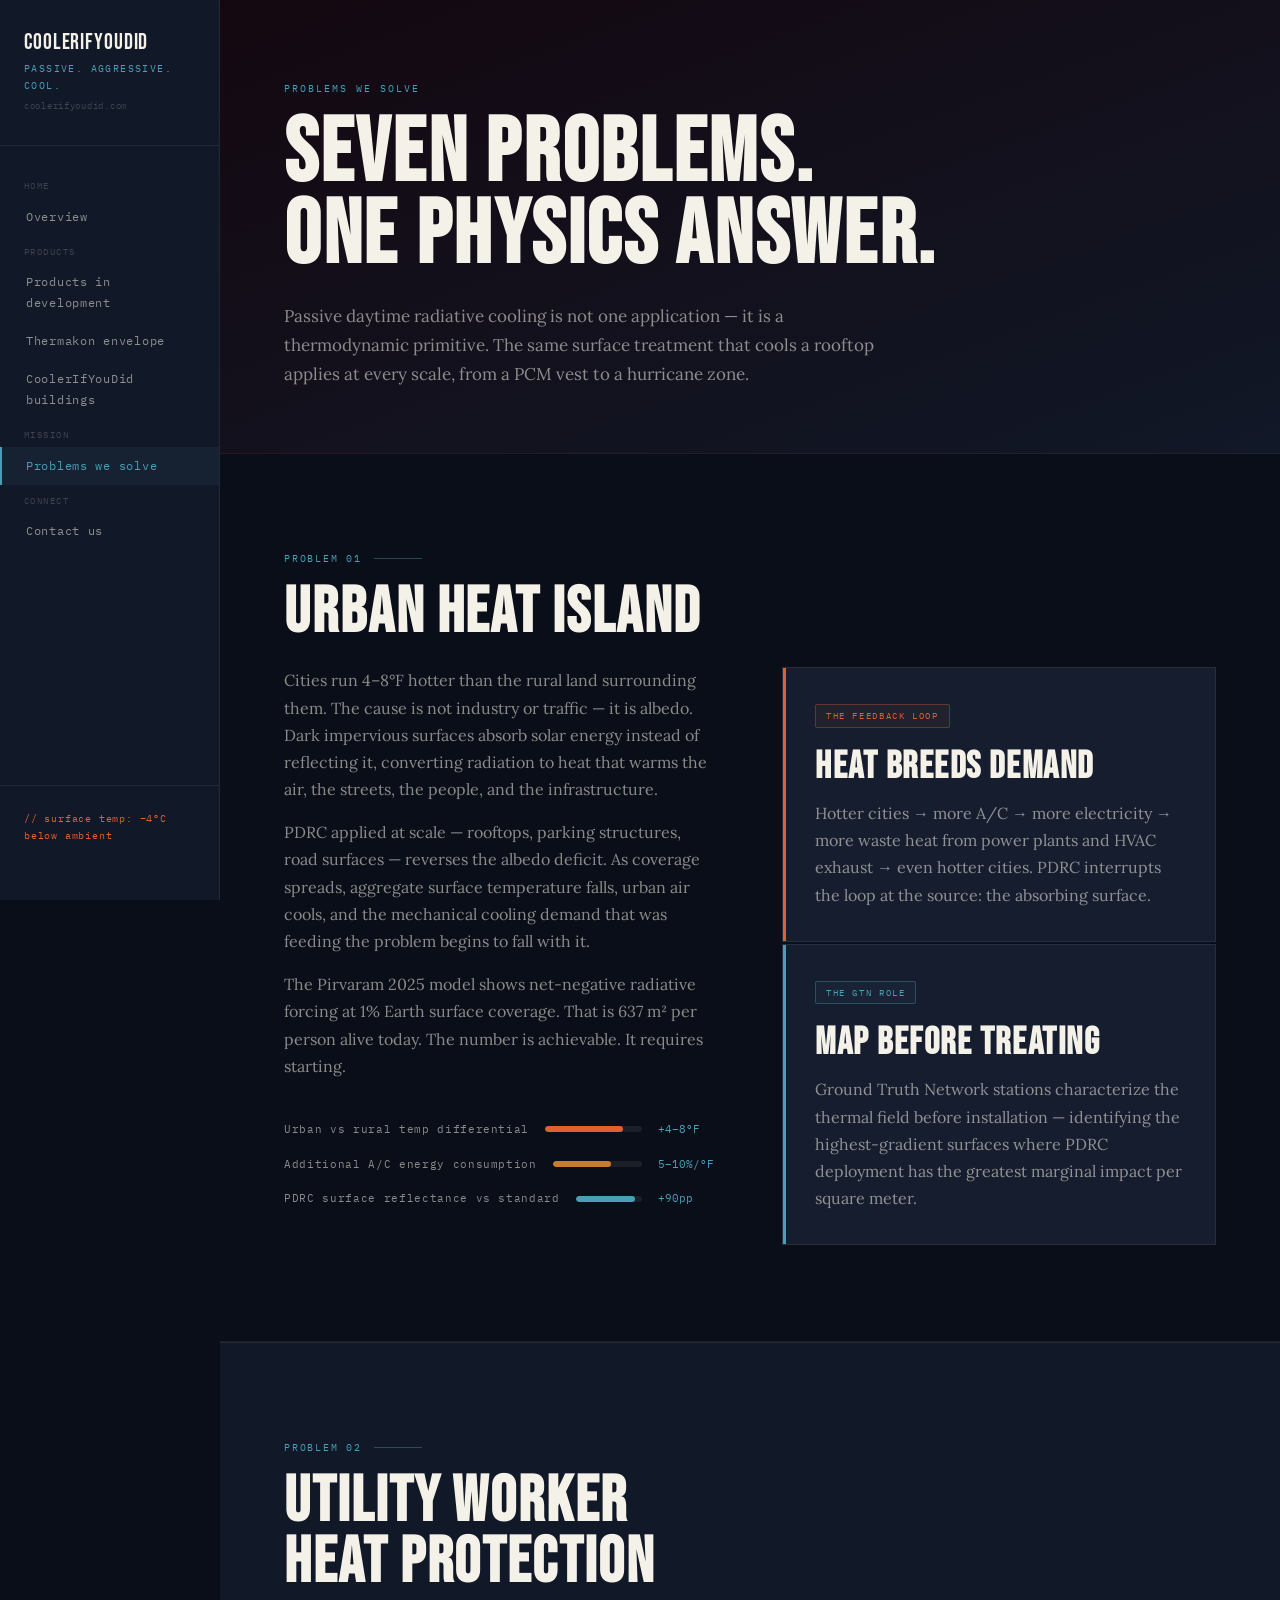
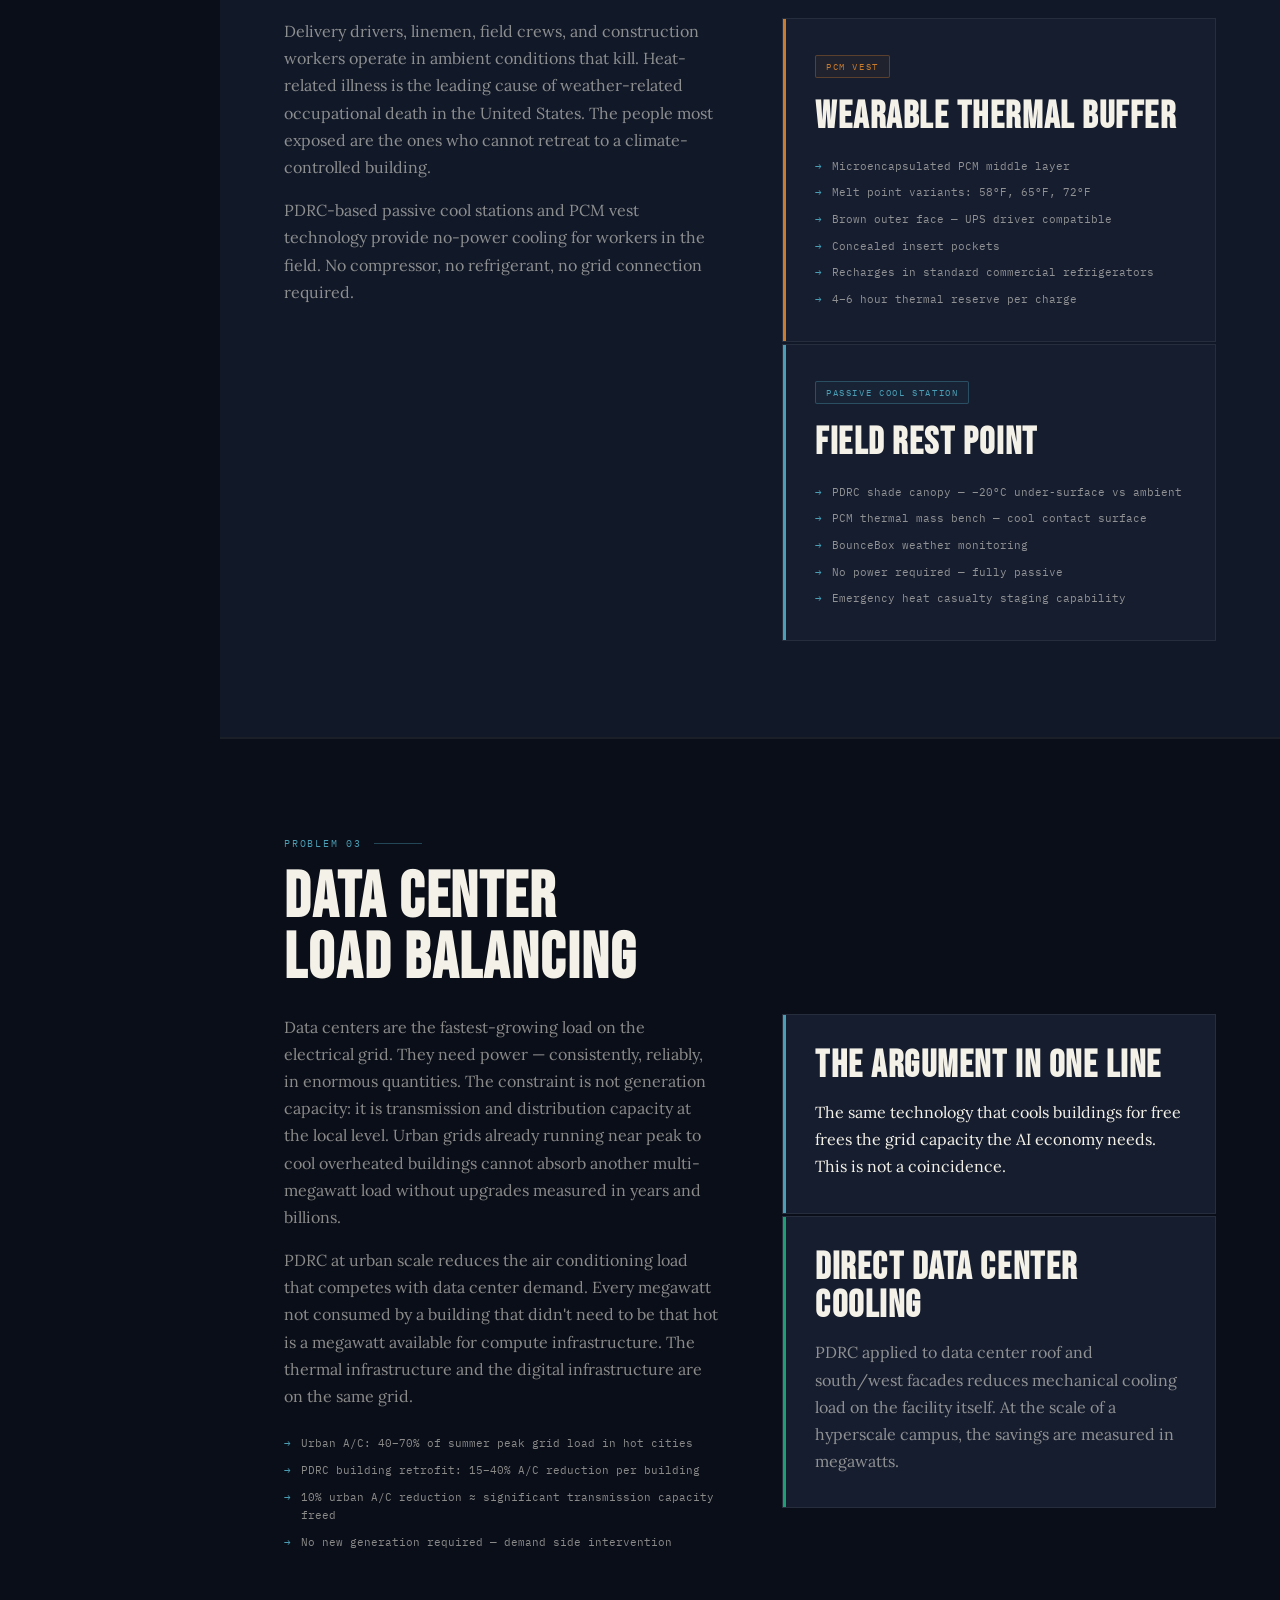
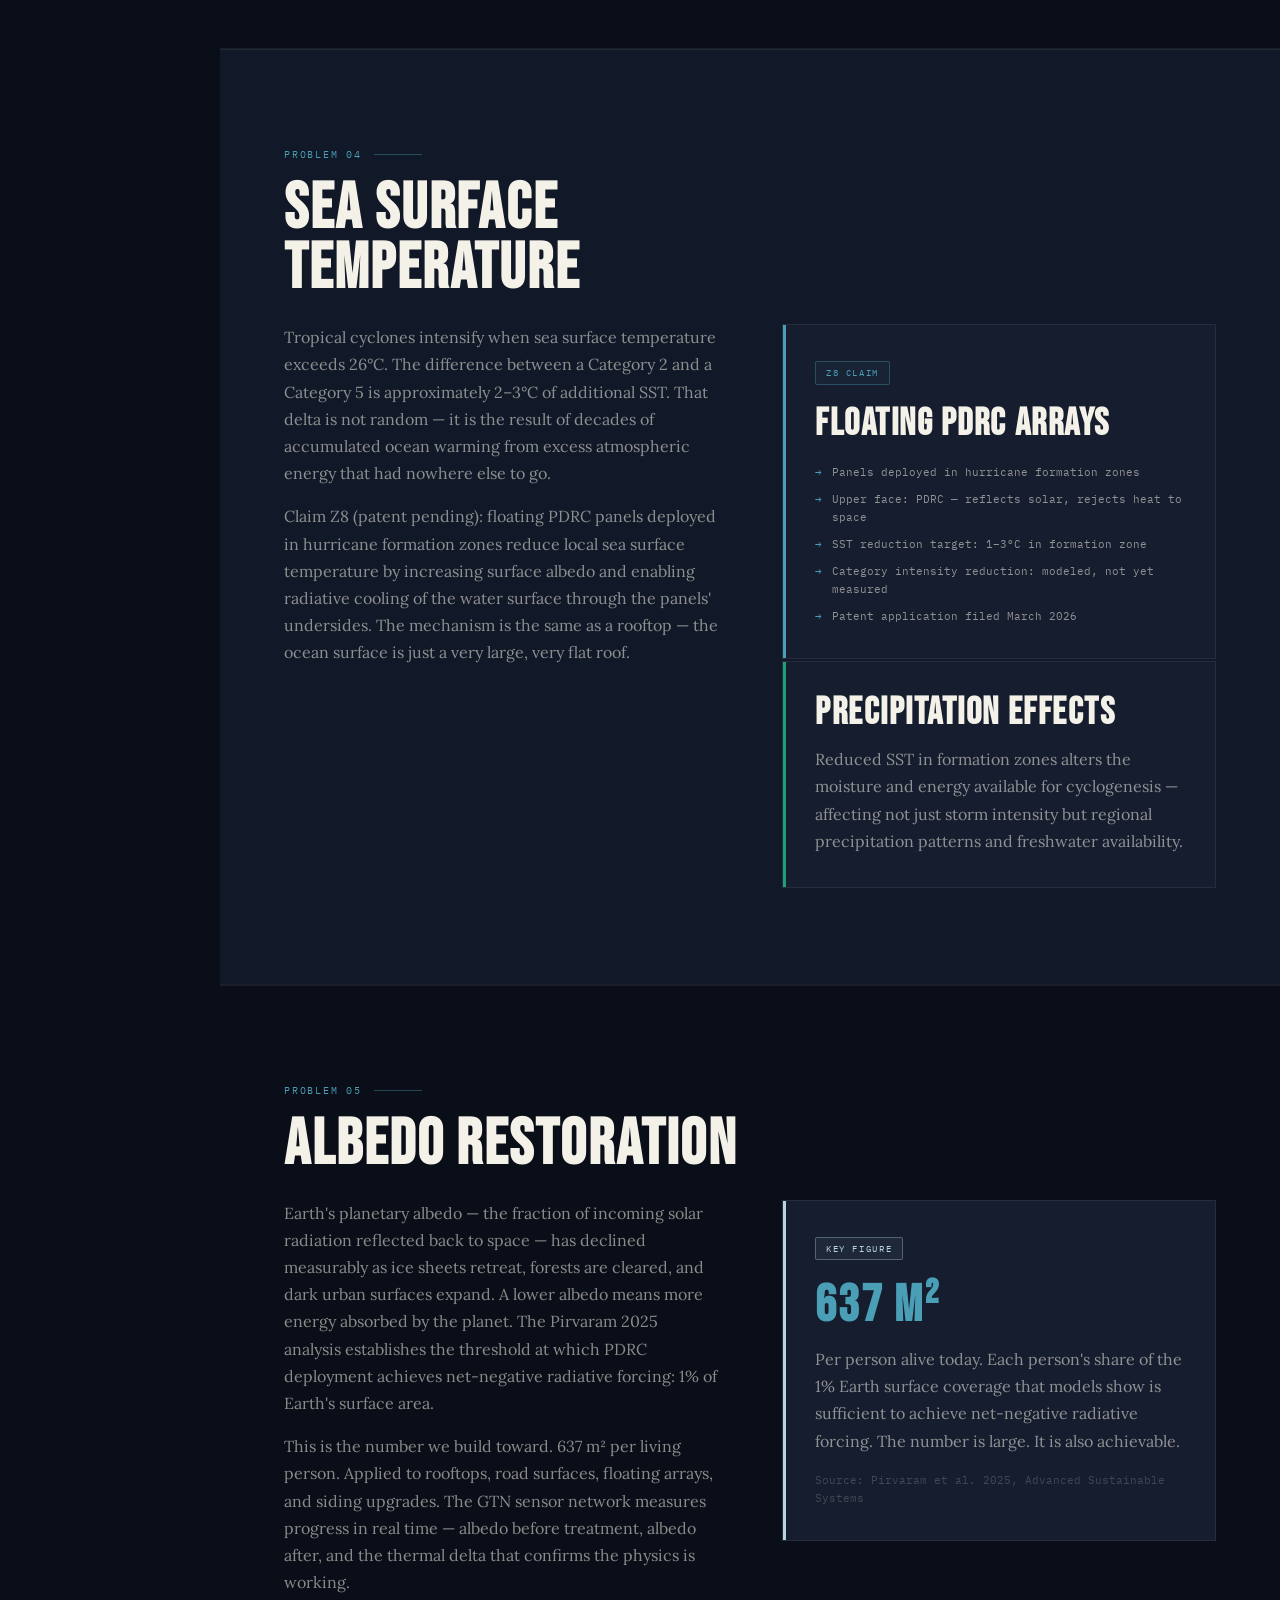
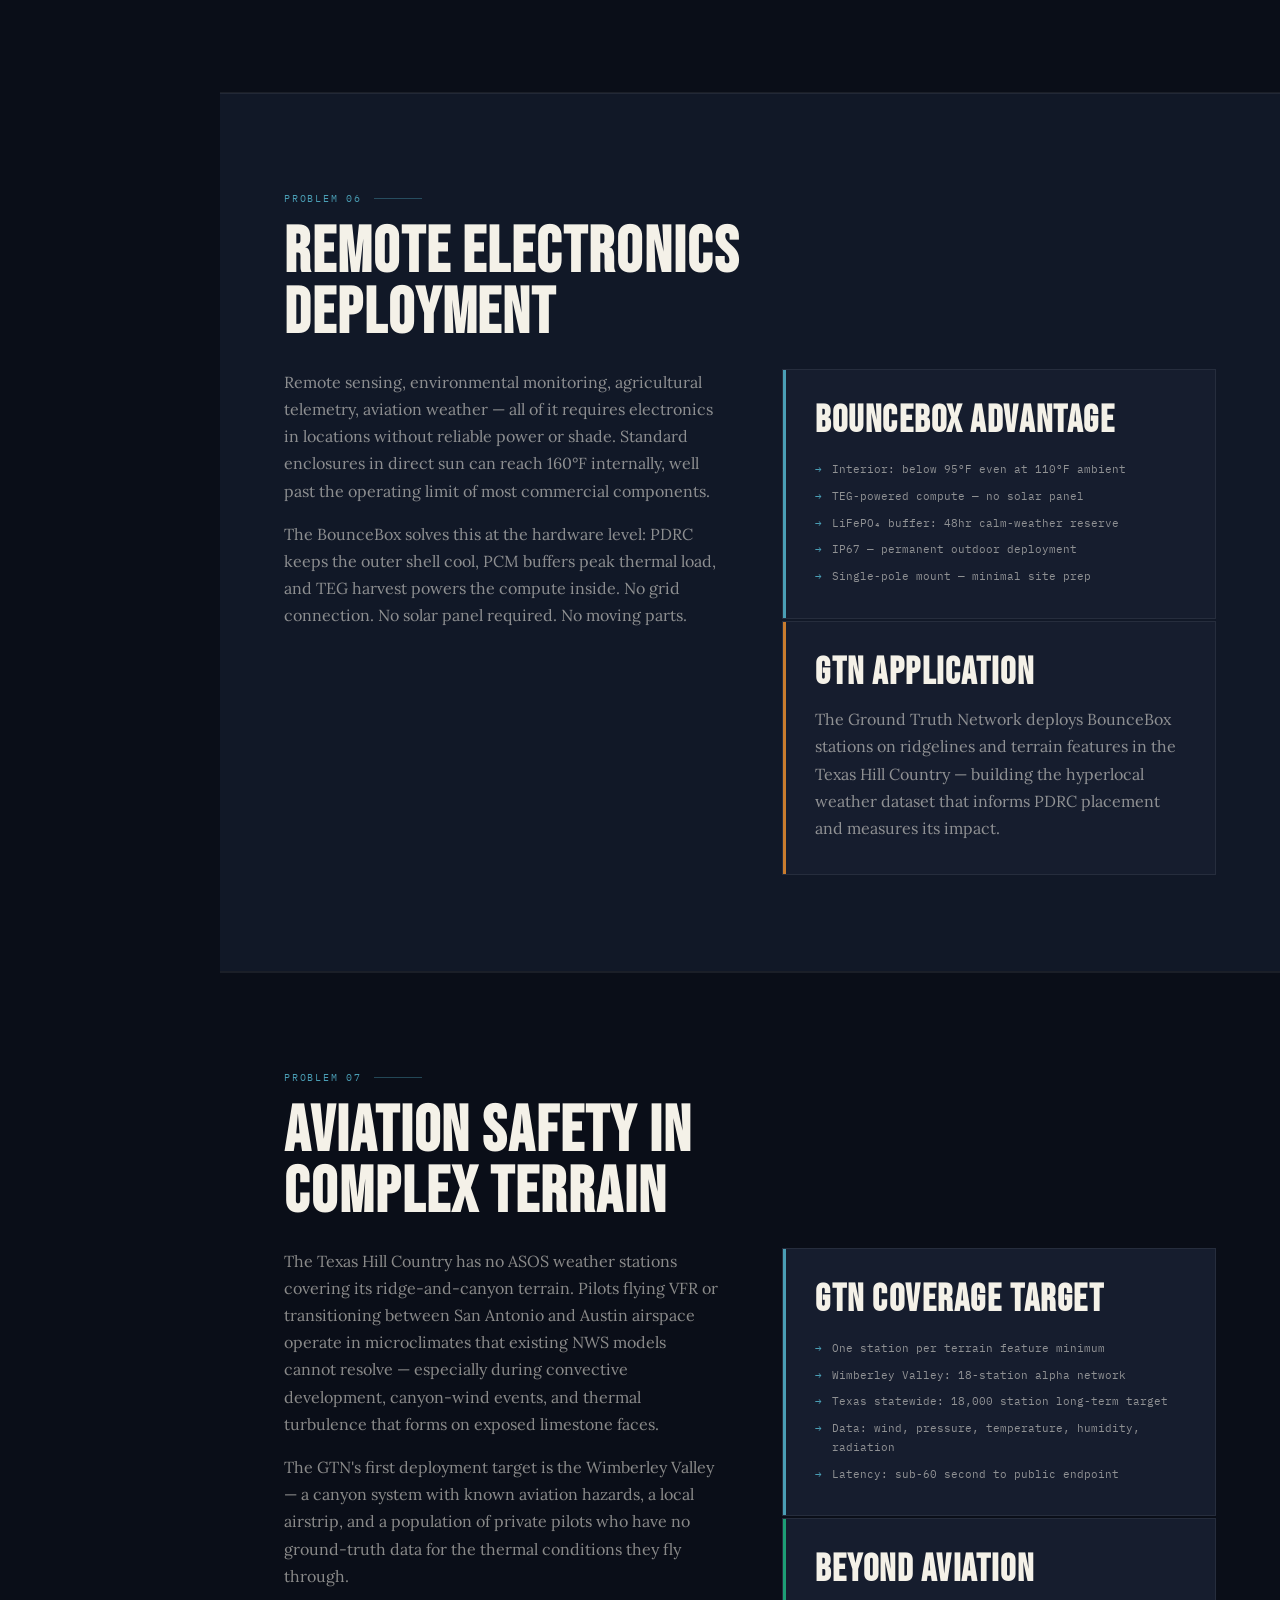
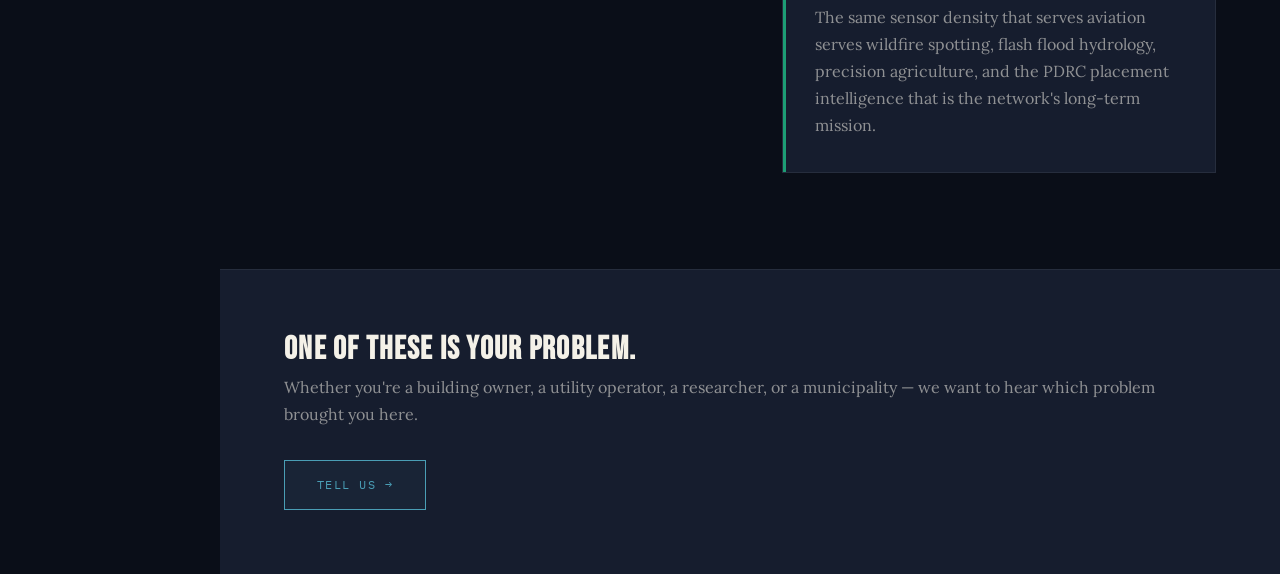
<file: problems.html>
<!DOCTYPE html>
<html lang="en">
<head>
<meta charset="UTF-8">
<meta name="viewport" content="width=device-width, initial-scale=1.0">
<title>Problems We Solve — CoolerIfYouDid</title>
<link rel="stylesheet" href="style.css">
</head>
<body>
<script src="nav-html.js"></script>
<main>

  <div class="page-header" style="background:linear-gradient(160deg,#140810 0%,var(--slate) 100%)">
    <div class="eyebrow">Problems we solve</div>
    <h1>Seven problems.<br>One physics answer.</h1>
    <p class="lede">Passive daytime radiative cooling is not one application — it is a thermodynamic primitive. The same surface treatment that cools a rooftop applies at every scale, from a PCM vest to a hurricane zone.</p>
  </div>

  <!-- URBAN HEAT ISLAND -->
  <section id="uhi">
    <div class="section-label">Problem 01</div>
    <h2>Urban heat island</h2>
    <div style="display:grid;grid-template-columns:1fr 1fr;gap:64px;align-items:start;margin-top:16px">
      <div>
        <p>Cities run 4–8°F hotter than the rural land surrounding them. The cause is not industry or traffic — it is albedo. Dark impervious surfaces absorb solar energy instead of reflecting it, converting radiation to heat that warms the air, the streets, the people, and the infrastructure.</p>
        <p>PDRC applied at scale — rooftops, parking structures, road surfaces — reverses the albedo deficit. As coverage spreads, aggregate surface temperature falls, urban air cools, and the mechanical cooling demand that was feeding the problem begins to fall with it.</p>
        <p>The Pirvaram 2025 model shows net-negative radiative forcing at 1% Earth surface coverage. That is 637 m² per person alive today. The number is achievable. It requires starting.</p>
        <div style="margin-top:32px">
          <div class="data-bar-wrap">
            <div class="data-bar-row">
              <span class="data-bar-label">Urban vs rural temp differential</span>
              <div class="data-bar-track"><div class="data-bar-fill" style="background:var(--heat)" data-w="80"></div></div>
              <span class="data-bar-val">+4–8°F</span>
            </div>
            <div class="data-bar-row">
              <span class="data-bar-label">Additional A/C energy consumption</span>
              <div class="data-bar-track"><div class="data-bar-fill" style="background:var(--amber)" data-w="65"></div></div>
              <span class="data-bar-val">5–10%/°F</span>
            </div>
            <div class="data-bar-row">
              <span class="data-bar-label">PDRC surface reflectance vs standard</span>
              <div class="data-bar-track"><div class="data-bar-fill" style="background:var(--cool)" data-w="90"></div></div>
              <span class="data-bar-val">+90pp</span>
            </div>
          </div>
        </div>
      </div>
      <div>
        <div class="card" style="margin-bottom:2px">
          <div class="card-accent heat"></div>
          <div class="card-tag tag-heat">The feedback loop</div>
          <h3>Heat breeds demand</h3>
          <p>Hotter cities → more A/C → more electricity → more waste heat from power plants and HVAC exhaust → even hotter cities. PDRC interrupts the loop at the source: the absorbing surface.</p>
        </div>
        <div class="card">
          <div class="card-accent cool"></div>
          <div class="card-tag tag-cool">The GTN role</div>
          <h3>Map before treating</h3>
          <p>Ground Truth Network stations characterize the thermal field before installation — identifying the highest-gradient surfaces where PDRC deployment has the greatest marginal impact per square meter.</p>
        </div>
      </div>
    </div>
  </section>

  <hr class="divider">

  <!-- UTILITY WORKERS -->
  <section id="workers" style="background:var(--slate)">
    <div class="section-label">Problem 02</div>
    <h2>Utility worker<br>heat protection</h2>
    <div style="display:grid;grid-template-columns:1fr 1fr;gap:64px;align-items:start;margin-top:16px">
      <div>
        <p>Delivery drivers, linemen, field crews, and construction workers operate in ambient conditions that kill. Heat-related illness is the leading cause of weather-related occupational death in the United States. The people most exposed are the ones who cannot retreat to a climate-controlled building.</p>
        <p>PDRC-based passive cool stations and PCM vest technology provide no-power cooling for workers in the field. No compressor, no refrigerant, no grid connection required.</p>
      </div>
      <div>
        <div class="card" style="margin-bottom:2px">
          <div class="card-accent amber"></div>
          <div class="card-tag tag-dev">PCM vest</div>
          <h3>Wearable thermal buffer</h3>
          <ul class="spec-list">
            <li>Microencapsulated PCM middle layer</li>
            <li>Melt point variants: 58°F, 65°F, 72°F</li>
            <li>Brown outer face — UPS driver compatible</li>
            <li>Concealed insert pockets</li>
            <li>Recharges in standard commercial refrigerators</li>
            <li>4–6 hour thermal reserve per charge</li>
          </ul>
        </div>
        <div class="card">
          <div class="card-accent cool"></div>
          <div class="card-tag tag-cool">Passive cool station</div>
          <h3>Field rest point</h3>
          <ul class="spec-list">
            <li>PDRC shade canopy — −20°C under-surface vs ambient</li>
            <li>PCM thermal mass bench — cool contact surface</li>
            <li>BounceBox weather monitoring</li>
            <li>No power required — fully passive</li>
            <li>Emergency heat casualty staging capability</li>
          </ul>
        </div>
      </div>
    </div>
  </section>

  <hr class="divider">

  <!-- DATA CENTER GRID -->
  <section id="grid">
    <div class="section-label">Problem 03</div>
    <h2>Data center<br>load balancing</h2>
    <div style="display:grid;grid-template-columns:1fr 1fr;gap:64px;align-items:start;margin-top:16px">
      <div>
        <p>Data centers are the fastest-growing load on the electrical grid. They need power — consistently, reliably, in enormous quantities. The constraint is not generation capacity: it is transmission and distribution capacity at the local level. Urban grids already running near peak to cool overheated buildings cannot absorb another multi-megawatt load without upgrades measured in years and billions.</p>
        <p>PDRC at urban scale reduces the air conditioning load that competes with data center demand. Every megawatt not consumed by a building that didn't need to be that hot is a megawatt available for compute infrastructure. The thermal infrastructure and the digital infrastructure are on the same grid.</p>
        <ul class="spec-list" style="margin-top:24px">
          <li>Urban A/C: 40–70% of summer peak grid load in hot cities</li>
          <li>PDRC building retrofit: 15–40% A/C reduction per building</li>
          <li>10% urban A/C reduction ≈ significant transmission capacity freed</li>
          <li>No new generation required — demand side intervention</li>
        </ul>
      </div>
      <div>
        <div class="card" style="margin-bottom:2px">
          <div class="card-accent cool"></div>
          <h3>The argument in one line</h3>
          <p style="font-size:16px;color:var(--white)">The same technology that cools buildings for free frees the grid capacity the AI economy needs. This is not a coincidence.</p>
        </div>
        <div class="card">
          <div class="card-accent teal"></div>
          <h3>Direct data center cooling</h3>
          <p>PDRC applied to data center roof and south/west facades reduces mechanical cooling load on the facility itself. At the scale of a hyperscale campus, the savings are measured in megawatts.</p>
        </div>
      </div>
    </div>
  </section>

  <hr class="divider">

  <!-- SEA SURFACE TEMPERATURE -->
  <section id="sst" style="background:var(--slate)">
    <div class="section-label">Problem 04</div>
    <h2>Sea surface<br>temperature</h2>
    <div style="display:grid;grid-template-columns:1fr 1fr;gap:64px;align-items:start;margin-top:16px">
      <div>
        <p>Tropical cyclones intensify when sea surface temperature exceeds 26°C. The difference between a Category 2 and a Category 5 is approximately 2–3°C of additional SST. That delta is not random — it is the result of decades of accumulated ocean warming from excess atmospheric energy that had nowhere else to go.</p>
        <p>Claim Z8 (patent pending): floating PDRC panels deployed in hurricane formation zones reduce local sea surface temperature by increasing surface albedo and enabling radiative cooling of the water surface through the panels' undersides. The mechanism is the same as a rooftop — the ocean surface is just a very large, very flat roof.</p>
      </div>
      <div>
        <div class="card" style="margin-bottom:2px">
          <div class="card-accent cool"></div>
          <div class="card-tag tag-cool">Z8 claim</div>
          <h3>Floating PDRC arrays</h3>
          <ul class="spec-list">
            <li>Panels deployed in hurricane formation zones</li>
            <li>Upper face: PDRC — reflects solar, rejects heat to space</li>
            <li>SST reduction target: 1–3°C in formation zone</li>
            <li>Category intensity reduction: modeled, not yet measured</li>
            <li>Patent application filed March 2026</li>
          </ul>
        </div>
        <div class="card">
          <div class="card-accent teal"></div>
          <h3>Precipitation effects</h3>
          <p>Reduced SST in formation zones alters the moisture and energy available for cyclogenesis — affecting not just storm intensity but regional precipitation patterns and freshwater availability.</p>
        </div>
      </div>
    </div>
  </section>

  <hr class="divider">

  <!-- ALBEDO RESTORATION -->
  <section id="albedo">
    <div class="section-label">Problem 05</div>
    <h2>Albedo restoration</h2>
    <div style="display:grid;grid-template-columns:1fr 1fr;gap:64px;align-items:start;margin-top:16px">
      <div>
        <p>Earth's planetary albedo — the fraction of incoming solar radiation reflected back to space — has declined measurably as ice sheets retreat, forests are cleared, and dark urban surfaces expand. A lower albedo means more energy absorbed by the planet. The Pirvaram 2025 analysis establishes the threshold at which PDRC deployment achieves net-negative radiative forcing: 1% of Earth's surface area.</p>
        <p>This is the number we build toward. 637 m² per living person. Applied to rooftops, road surfaces, floating arrays, and siding upgrades. The GTN sensor network measures progress in real time — albedo before treatment, albedo after, and the thermal delta that confirms the physics is working.</p>
      </div>
      <div>
        <div class="card">
          <div class="card-accent pdrc"></div>
          <div class="card-tag tag-pdrc">Key figure</div>
          <h3 style="font-size:52px;color:var(--cool)">637 m²</h3>
          <p>Per person alive today. Each person's share of the 1% Earth surface coverage that models show is sufficient to achieve net-negative radiative forcing. The number is large. It is also achievable.</p>
          <p style="margin-top:12px;font-family:var(--mono);font-size:11px;color:var(--faint)">Source: Pirvaram et al. 2025, Advanced Sustainable Systems</p>
        </div>
      </div>
    </div>
  </section>

  <hr class="divider">

  <!-- REMOTE ELECTRONICS -->
  <section id="remote" style="background:var(--slate)">
    <div class="section-label">Problem 06</div>
    <h2>Remote electronics<br>deployment</h2>
    <div style="display:grid;grid-template-columns:1fr 1fr;gap:64px;align-items:start;margin-top:16px">
      <div>
        <p>Remote sensing, environmental monitoring, agricultural telemetry, aviation weather — all of it requires electronics in locations without reliable power or shade. Standard enclosures in direct sun can reach 160°F internally, well past the operating limit of most commercial components.</p>
        <p>The BounceBox solves this at the hardware level: PDRC keeps the outer shell cool, PCM buffers peak thermal load, and TEG harvest powers the compute inside. No grid connection. No solar panel required. No moving parts.</p>
      </div>
      <div>
        <div class="card" style="margin-bottom:2px">
          <div class="card-accent cool"></div>
          <h3>BounceBox advantage</h3>
          <ul class="spec-list">
            <li>Interior: below 95°F even at 110°F ambient</li>
            <li>TEG-powered compute — no solar panel</li>
            <li>LiFePO₄ buffer: 48hr calm-weather reserve</li>
            <li>IP67 — permanent outdoor deployment</li>
            <li>Single-pole mount — minimal site prep</li>
          </ul>
        </div>
        <div class="card">
          <div class="card-accent amber"></div>
          <h3>GTN application</h3>
          <p>The Ground Truth Network deploys BounceBox stations on ridgelines and terrain features in the Texas Hill Country — building the hyperlocal weather dataset that informs PDRC placement and measures its impact.</p>
        </div>
      </div>
    </div>
  </section>

  <hr class="divider">

  <!-- AVIATION SAFETY -->
  <section id="aviation">
    <div class="section-label">Problem 07</div>
    <h2>Aviation safety in<br>complex terrain</h2>
    <div style="display:grid;grid-template-columns:1fr 1fr;gap:64px;align-items:start;margin-top:16px">
      <div>
        <p>The Texas Hill Country has no ASOS weather stations covering its ridge-and-canyon terrain. Pilots flying VFR or transitioning between San Antonio and Austin airspace operate in microclimates that existing NWS models cannot resolve — especially during convective development, canyon-wind events, and thermal turbulence that forms on exposed limestone faces.</p>
        <p>The GTN's first deployment target is the Wimberley Valley — a canyon system with known aviation hazards, a local airstrip, and a population of private pilots who have no ground-truth data for the thermal conditions they fly through.</p>
      </div>
      <div>
        <div class="card" style="margin-bottom:2px">
          <div class="card-accent cool"></div>
          <h3>GTN coverage target</h3>
          <ul class="spec-list">
            <li>One station per terrain feature minimum</li>
            <li>Wimberley Valley: 18-station alpha network</li>
            <li>Texas statewide: 18,000 station long-term target</li>
            <li>Data: wind, pressure, temperature, humidity, radiation</li>
            <li>Latency: sub-60 second to public endpoint</li>
          </ul>
        </div>
        <div class="card">
          <div class="card-accent teal"></div>
          <h3>Beyond aviation</h3>
          <p>The same sensor density that serves aviation serves wildfire spotting, flash flood hydrology, precision agriculture, and the PDRC placement intelligence that is the network's long-term mission.</p>
        </div>
      </div>
    </div>
  </section>

  <div class="cta-strip">
    <div>
      <h3>One of these is your problem.</h3>
      <p style="margin-bottom:0">Whether you're a building owner, a utility operator, a researcher, or a municipality — we want to hear which problem brought you here.</p>
    </div>
    <a href="contact.html" class="btn btn-cool">Tell us →</a>
  </div>

</main>
<script src="nav.js"></script>
</body>
</html>
</file>
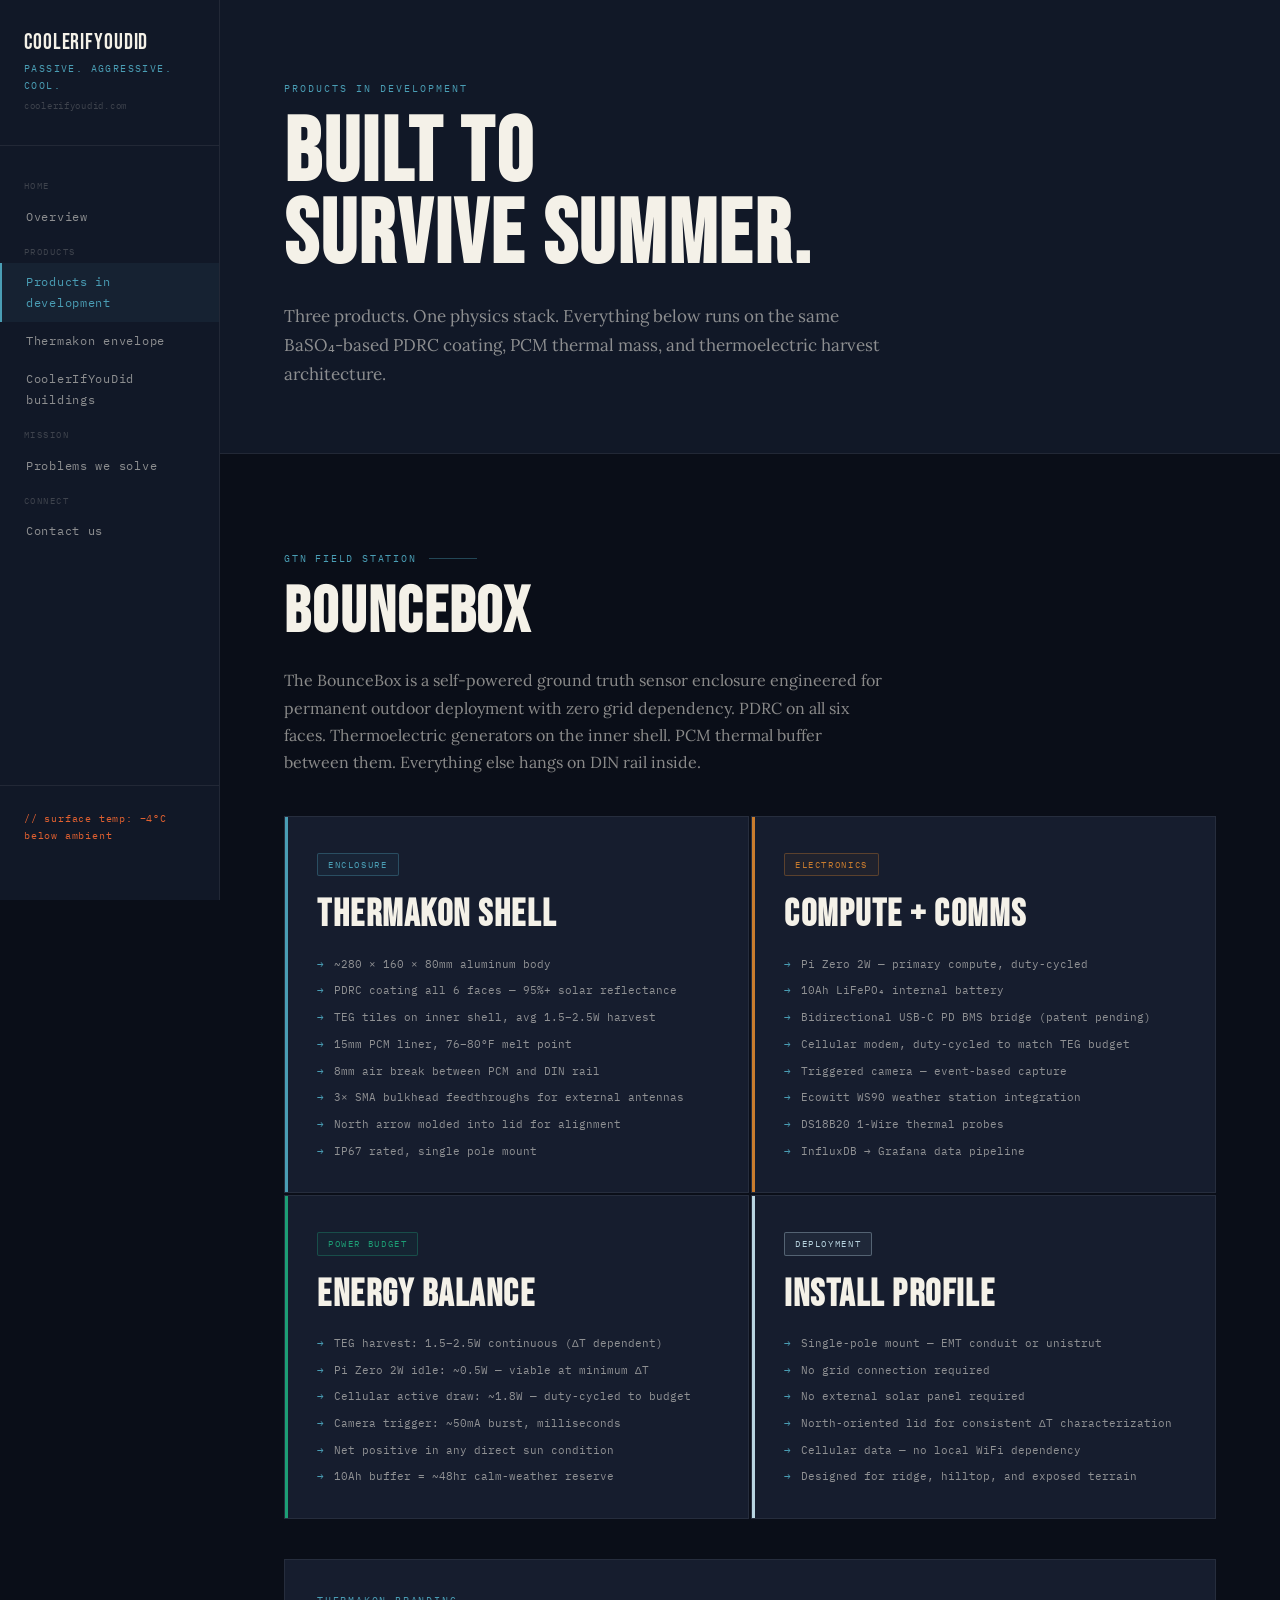
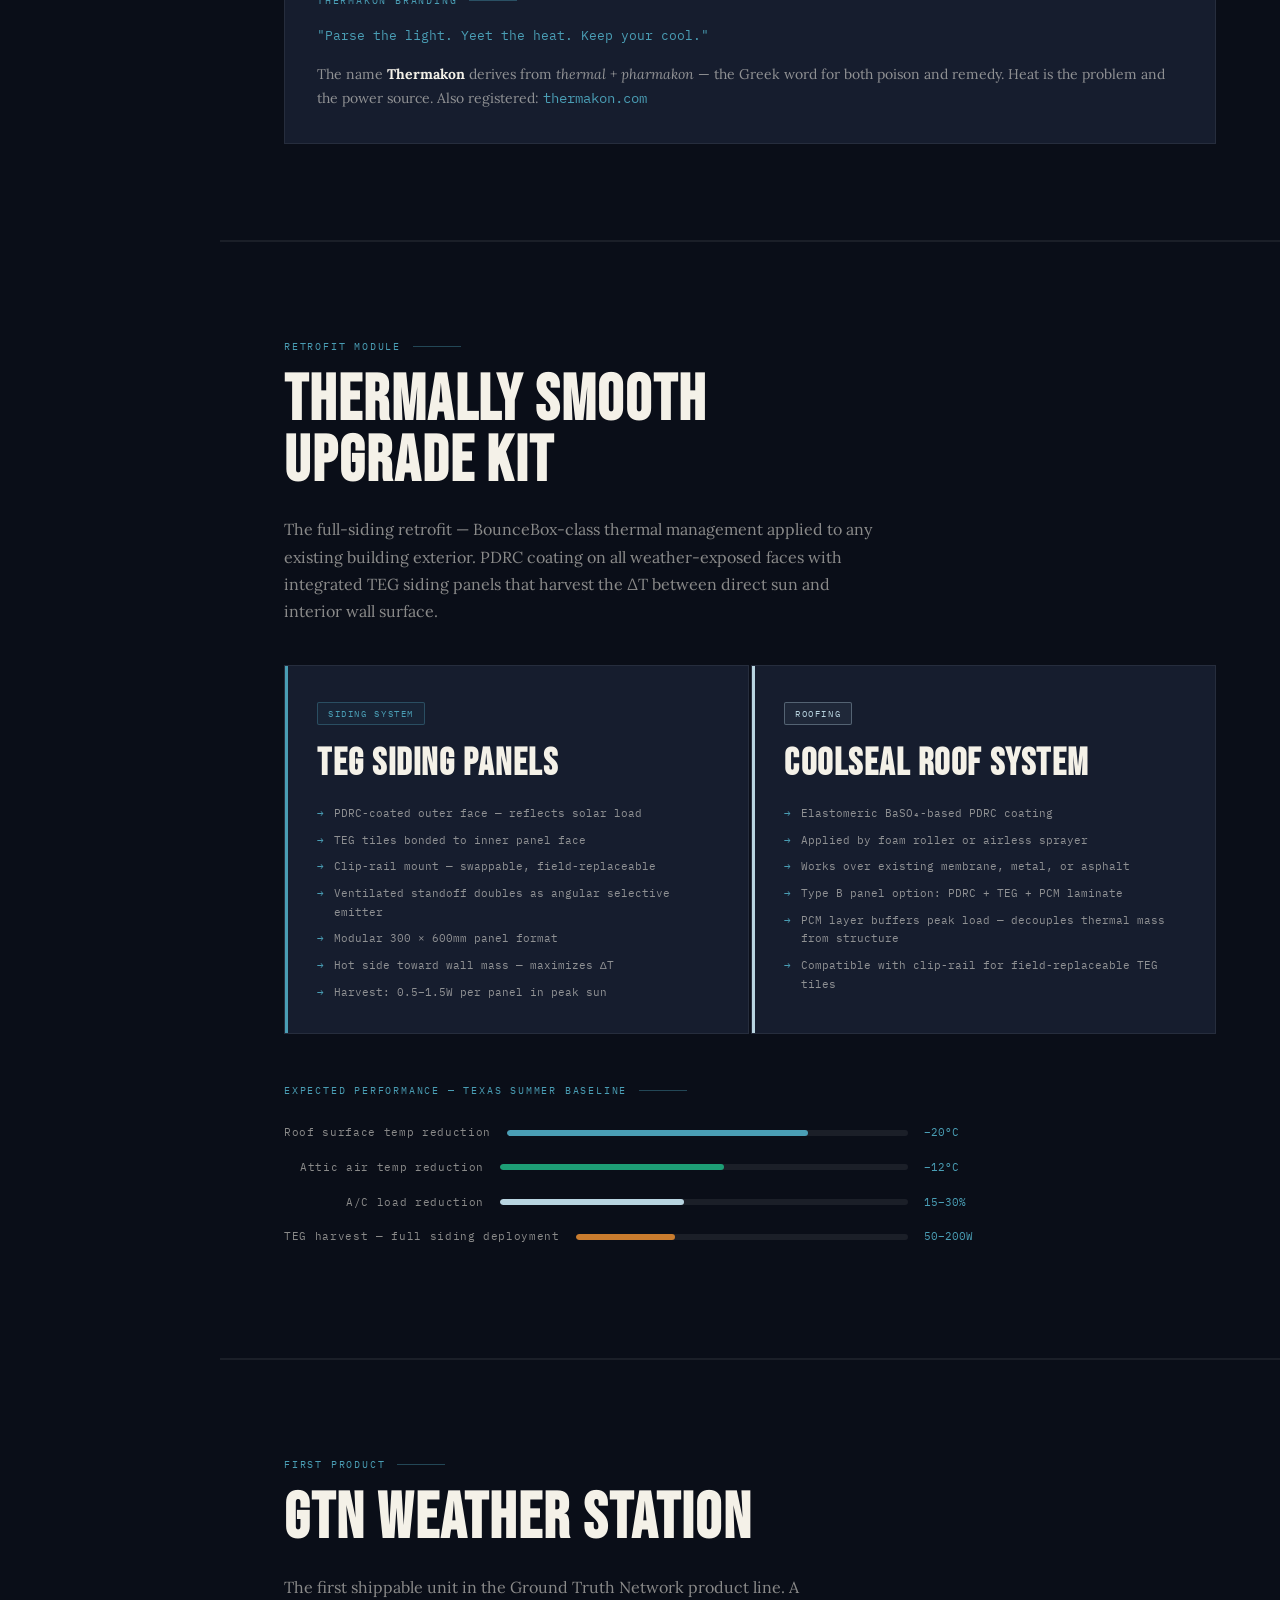
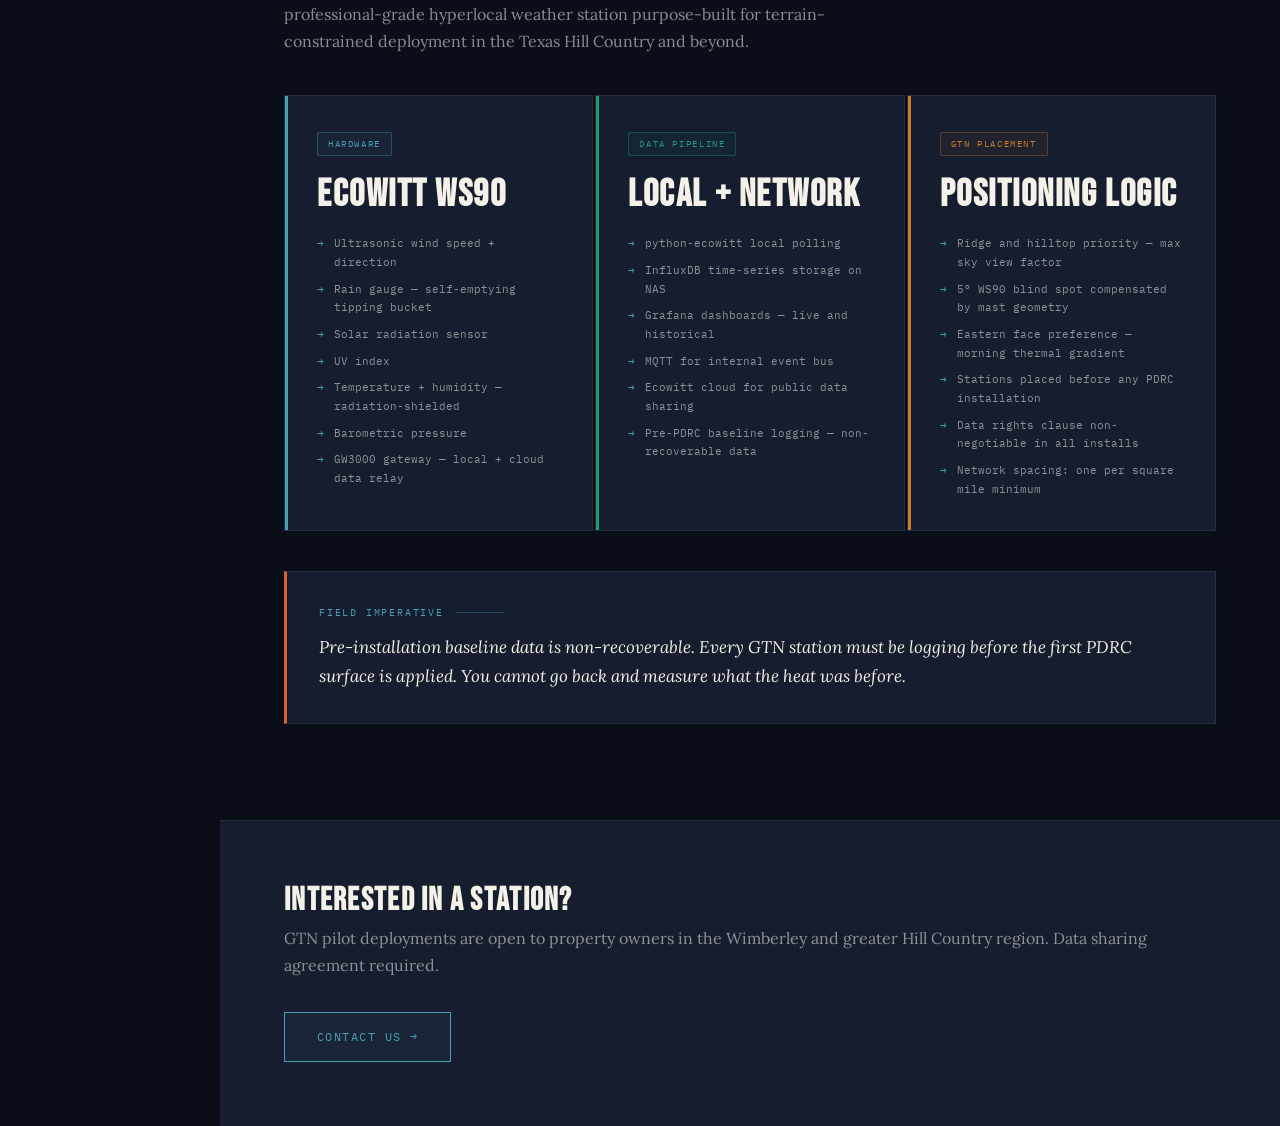
<file: products.html>
<!DOCTYPE html>
<html lang="en">
<head>
<meta charset="UTF-8">
<meta name="viewport" content="width=device-width, initial-scale=1.0">
<title>Products in Development — CoolerIfYouDid</title>
<link rel="stylesheet" href="style.css">
</head>
<body>
<script src="nav-html.js"></script>
<main>

  <div class="page-header">
    <div class="eyebrow">Products in development</div>
    <h1>Built to<br>survive summer.</h1>
    <p class="lede">Three products. One physics stack. Everything below runs on the same BaSO₄-based PDRC coating, PCM thermal mass, and thermoelectric harvest architecture.</p>
  </div>

  <!-- BOUNCEBOX -->
  <section id="bouncebox">
    <div class="section-label">GTN field station</div>
    <h2>BounceBox</h2>
    <p style="max-width:600px">The BounceBox is a self-powered ground truth sensor enclosure engineered for permanent outdoor deployment with zero grid dependency. PDRC on all six faces. Thermoelectric generators on the inner shell. PCM thermal buffer between them. Everything else hangs on DIN rail inside.</p>

    <div class="card-grid cols-2" style="margin-top:40px">
      <div class="card">
        <div class="card-accent cool"></div>
        <div class="card-tag tag-cool">Enclosure</div>
        <h3>Thermakon shell</h3>
        <ul class="spec-list">
          <li>~280 × 160 × 80mm aluminum body</li>
          <li>PDRC coating all 6 faces — 95%+ solar reflectance</li>
          <li>TEG tiles on inner shell, avg 1.5–2.5W harvest</li>
          <li>15mm PCM liner, 76–80°F melt point</li>
          <li>8mm air break between PCM and DIN rail</li>
          <li>3× SMA bulkhead feedthroughs for external antennas</li>
          <li>North arrow molded into lid for alignment</li>
          <li>IP67 rated, single pole mount</li>
        </ul>
      </div>
      <div class="card">
        <div class="card-accent amber"></div>
        <div class="card-tag tag-dev">Electronics</div>
        <h3>Compute + comms</h3>
        <ul class="spec-list">
          <li>Pi Zero 2W — primary compute, duty-cycled</li>
          <li>10Ah LiFePO₄ internal battery</li>
          <li>Bidirectional USB-C PD BMS bridge (patent pending)</li>
          <li>Cellular modem, duty-cycled to match TEG budget</li>
          <li>Triggered camera — event-based capture</li>
          <li>Ecowitt WS90 weather station integration</li>
          <li>DS18B20 1-Wire thermal probes</li>
          <li>InfluxDB → Grafana data pipeline</li>
        </ul>
      </div>
      <div class="card">
        <div class="card-accent teal"></div>
        <div class="card-tag tag-teal">Power budget</div>
        <h3>Energy balance</h3>
        <ul class="spec-list">
          <li>TEG harvest: 1.5–2.5W continuous (ΔT dependent)</li>
          <li>Pi Zero 2W idle: ~0.5W — viable at minimum ΔT</li>
          <li>Cellular active draw: ~1.8W — duty-cycled to budget</li>
          <li>Camera trigger: ~50mA burst, milliseconds</li>
          <li>Net positive in any direct sun condition</li>
          <li>10Ah buffer = ~48hr calm-weather reserve</li>
        </ul>
      </div>
      <div class="card">
        <div class="card-accent pdrc"></div>
        <div class="card-tag tag-pdrc">Deployment</div>
        <h3>Install profile</h3>
        <ul class="spec-list">
          <li>Single-pole mount — EMT conduit or unistrut</li>
          <li>No grid connection required</li>
          <li>No external solar panel required</li>
          <li>North-oriented lid for consistent ΔT characterization</li>
          <li>Cellular data — no local WiFi dependency</li>
          <li>Designed for ridge, hilltop, and exposed terrain</li>
        </ul>
      </div>
    </div>

    <div style="margin-top:40px;padding:32px;background:var(--panel);border:1px solid var(--border)">
      <div class="section-label" style="margin-bottom:16px">Thermakon branding</div>
      <p style="font-family:var(--mono);font-size:13px;color:var(--cool)">
        "Parse the light. Yeet the heat. Keep your cool."
      </p>
      <p style="margin-top:8px;font-size:14px">The name <strong style="color:var(--white)">Thermakon</strong> derives from <em>thermal</em> + <em>pharmakon</em> — the Greek word for both poison and remedy. Heat is the problem and the power source. Also registered: <span style="font-family:var(--mono);color:var(--cool)">thermakon.com</span></p>
    </div>
  </section>

  <hr class="divider">

  <!-- THERMALLY SMOOTH UPGRADE -->
  <section id="thermally-smooth">
    <div class="section-label">Retrofit module</div>
    <h2>Thermally smooth<br>upgrade kit</h2>
    <p style="max-width:600px">The full-siding retrofit — BounceBox-class thermal management applied to any existing building exterior. PDRC coating on all weather-exposed faces with integrated TEG siding panels that harvest the ΔT between direct sun and interior wall surface.</p>

    <div class="card-grid cols-2" style="margin-top:40px">
      <div class="card">
        <div class="card-accent cool"></div>
        <div class="card-tag tag-cool">Siding system</div>
        <h3>TEG siding panels</h3>
        <ul class="spec-list">
          <li>PDRC-coated outer face — reflects solar load</li>
          <li>TEG tiles bonded to inner panel face</li>
          <li>Clip-rail mount — swappable, field-replaceable</li>
          <li>Ventilated standoff doubles as angular selective emitter</li>
          <li>Modular 300 × 600mm panel format</li>
          <li>Hot side toward wall mass — maximizes ΔT</li>
          <li>Harvest: 0.5–1.5W per panel in peak sun</li>
        </ul>
      </div>
      <div class="card">
        <div class="card-accent pdrc"></div>
        <div class="card-tag tag-pdrc">Roofing</div>
        <h3>CoolSeal roof system</h3>
        <ul class="spec-list">
          <li>Elastomeric BaSO₄-based PDRC coating</li>
          <li>Applied by foam roller or airless sprayer</li>
          <li>Works over existing membrane, metal, or asphalt</li>
          <li>Type B panel option: PDRC + TEG + PCM laminate</li>
          <li>PCM layer buffers peak load — decouples thermal mass from structure</li>
          <li>Compatible with clip-rail for field-replaceable TEG tiles</li>
        </ul>
      </div>
    </div>

    <div class="data-bar-wrap" style="max-width:700px;margin-top:48px">
      <div class="section-label" style="margin-bottom:24px">Expected performance — Texas summer baseline</div>
      <div class="data-bar-row">
        <span class="data-bar-label">Roof surface temp reduction</span>
        <div class="data-bar-track"><div class="data-bar-fill" style="background:var(--cool)" data-w="75"></div></div>
        <span class="data-bar-val">−20°C</span>
      </div>
      <div class="data-bar-row">
        <span class="data-bar-label">Attic air temp reduction</span>
        <div class="data-bar-track"><div class="data-bar-fill" style="background:var(--teal)" data-w="55"></div></div>
        <span class="data-bar-val">−12°C</span>
      </div>
      <div class="data-bar-row">
        <span class="data-bar-label">A/C load reduction</span>
        <div class="data-bar-track"><div class="data-bar-fill" style="background:var(--pdrc)" data-w="45"></div></div>
        <span class="data-bar-val">15–30%</span>
      </div>
      <div class="data-bar-row">
        <span class="data-bar-label">TEG harvest — full siding deployment</span>
        <div class="data-bar-track"><div class="data-bar-fill" style="background:var(--amber)" data-w="30"></div></div>
        <span class="data-bar-val">50–200W</span>
      </div>
    </div>
  </section>

  <hr class="divider">

  <!-- WEATHER STATION -->
  <section id="weather-station">
    <div class="section-label">First product</div>
    <h2>GTN Weather Station</h2>
    <p style="max-width:600px">The first shippable unit in the Ground Truth Network product line. A professional-grade hyperlocal weather station purpose-built for terrain-constrained deployment in the Texas Hill Country and beyond.</p>

    <div class="card-grid cols-3" style="margin-top:40px">
      <div class="card">
        <div class="card-accent cool"></div>
        <div class="card-tag tag-cool">Hardware</div>
        <h3>Ecowitt WS90</h3>
        <ul class="spec-list">
          <li>Ultrasonic wind speed + direction</li>
          <li>Rain gauge — self-emptying tipping bucket</li>
          <li>Solar radiation sensor</li>
          <li>UV index</li>
          <li>Temperature + humidity — radiation-shielded</li>
          <li>Barometric pressure</li>
          <li>GW3000 gateway — local + cloud data relay</li>
        </ul>
      </div>
      <div class="card">
        <div class="card-accent teal"></div>
        <div class="card-tag tag-teal">Data pipeline</div>
        <h3>Local + network</h3>
        <ul class="spec-list">
          <li>python-ecowitt local polling</li>
          <li>InfluxDB time-series storage on NAS</li>
          <li>Grafana dashboards — live and historical</li>
          <li>MQTT for internal event bus</li>
          <li>Ecowitt cloud for public data sharing</li>
          <li>Pre-PDRC baseline logging — non-recoverable data</li>
        </ul>
      </div>
      <div class="card">
        <div class="card-accent amber"></div>
        <div class="card-tag tag-dev">GTN placement</div>
        <h3>Positioning logic</h3>
        <ul class="spec-list">
          <li>Ridge and hilltop priority — max sky view factor</li>
          <li>5° WS90 blind spot compensated by mast geometry</li>
          <li>Eastern face preference — morning thermal gradient</li>
          <li>Stations placed before any PDRC installation</li>
          <li>Data rights clause non-negotiable in all installs</li>
          <li>Network spacing: one per square mile minimum</li>
        </ul>
      </div>
    </div>

    <div style="margin-top:40px;padding:32px;background:var(--panel);border:1px solid var(--border);border-left:3px solid var(--heat)">
      <div class="section-label" style="margin-bottom:12px">Field imperative</div>
      <p style="font-size:17px;font-style:italic;color:var(--white)">Pre-installation baseline data is non-recoverable. Every GTN station must be logging before the first PDRC surface is applied. You cannot go back and measure what the heat was before.</p>
    </div>
  </section>

  <div class="cta-strip">
    <div>
      <h3>Interested in a station?</h3>
      <p style="margin-bottom:0">GTN pilot deployments are open to property owners in the Wimberley and greater Hill Country region. Data sharing agreement required.</p>
    </div>
    <a href="contact.html" class="btn btn-cool">Contact us →</a>
  </div>

</main>
<script src="nav.js"></script>
</body>
</html>
</file>
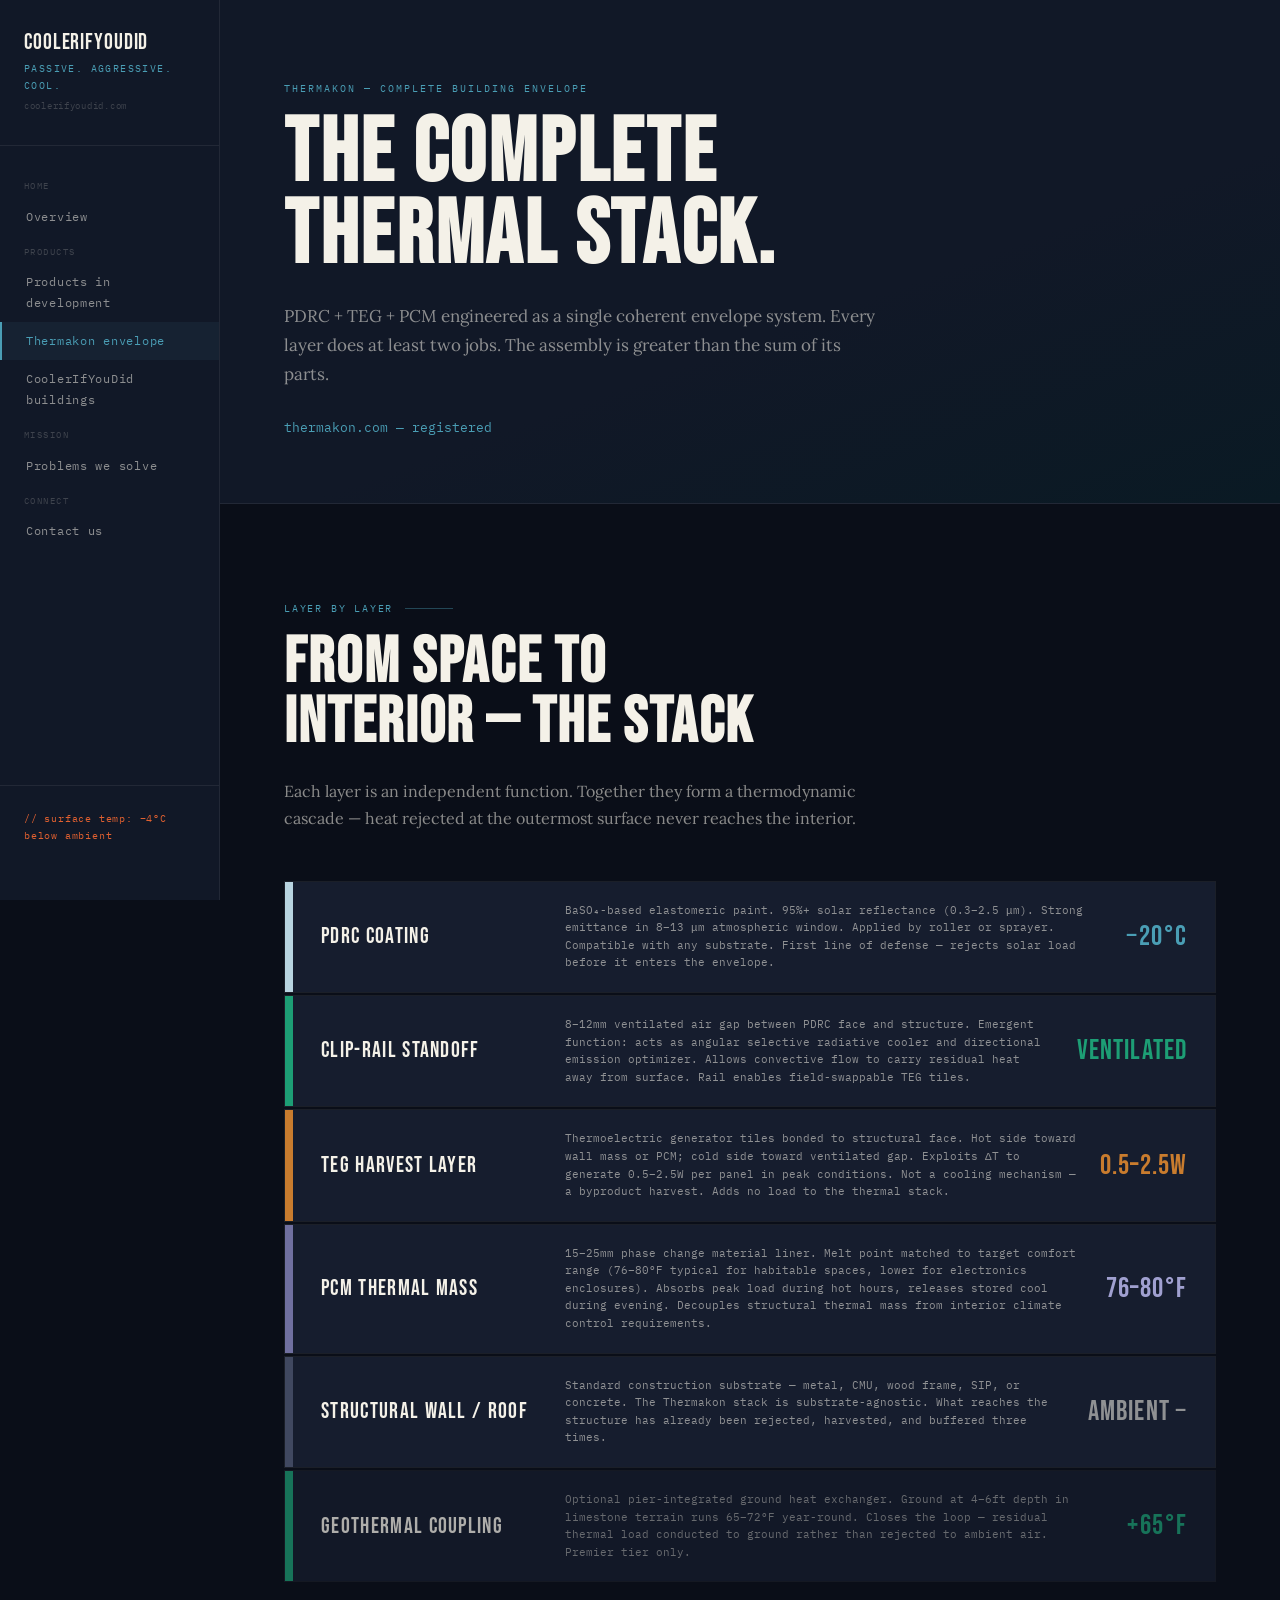
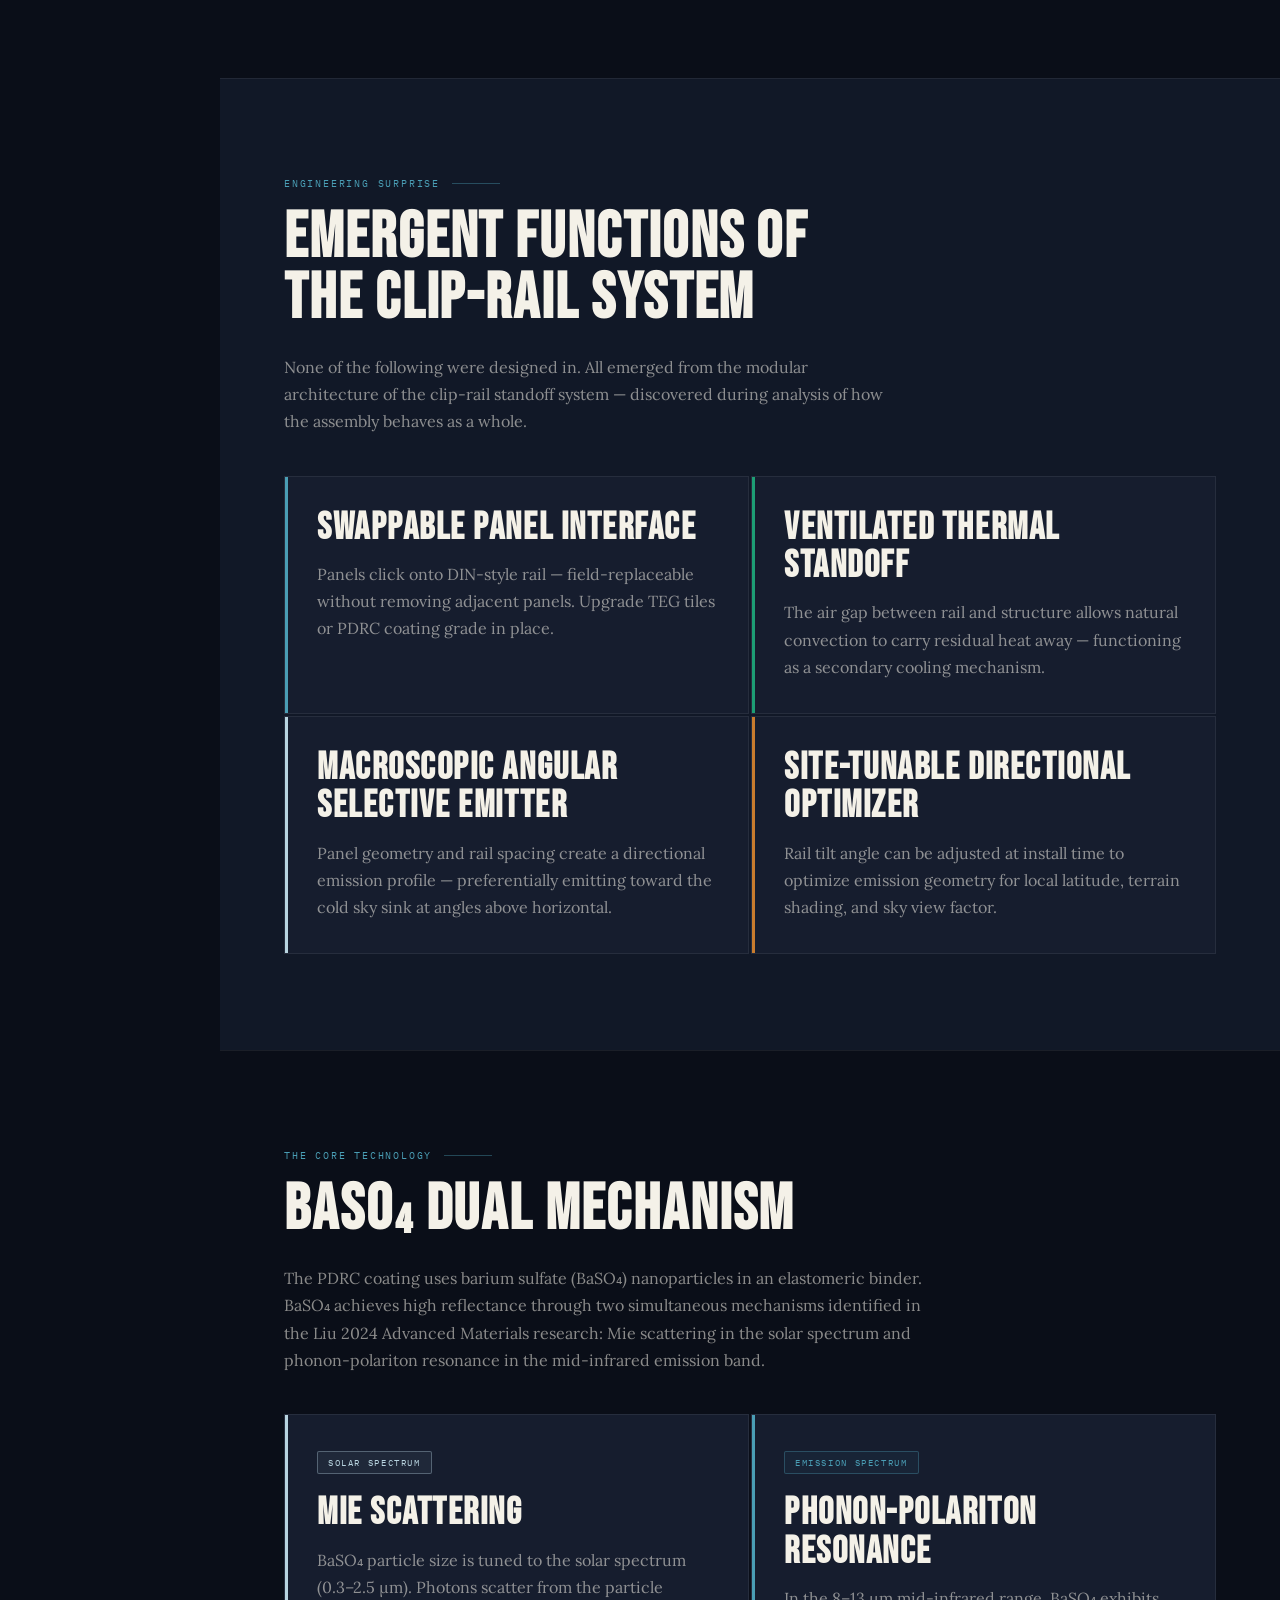
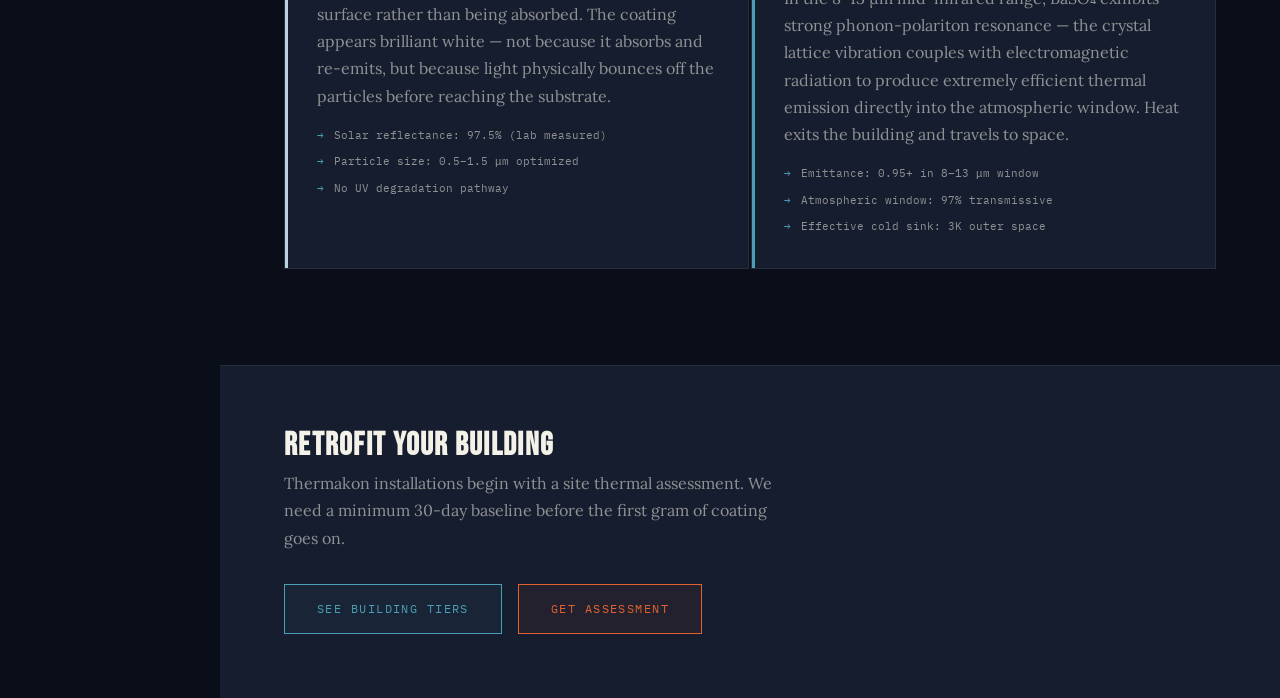
<file: thermakon.html>
<!DOCTYPE html>
<html lang="en">
<head>
<meta charset="UTF-8">
<meta name="viewport" content="width=device-width, initial-scale=1.0">
<title>Thermakon Building Envelope — CoolerIfYouDid</title>
<link rel="stylesheet" href="style.css">
</head>
<body>
<script src="nav-html.js"></script>
<main>

  <div class="page-header" style="background:linear-gradient(160deg,var(--slate) 60%,#0a1a24)">
    <div class="eyebrow">Thermakon — complete building envelope</div>
    <h1>The complete<br>thermal stack.</h1>
    <p class="lede">PDRC + TEG + PCM engineered as a single coherent envelope system. Every layer does at least two jobs. The assembly is greater than the sum of its parts.</p>
    <div style="margin-top:28px;font-family:var(--mono);font-size:13px;color:var(--cool)">
      thermakon.com — registered
    </div>
  </div>

  <!-- STACK LAYERS -->
  <section>
    <div class="section-label">Layer by layer</div>
    <h2>From space to<br>interior — the stack</h2>
    <p style="max-width:600px">Each layer is an independent function. Together they form a thermodynamic cascade — heat rejected at the outermost surface never reaches the interior.</p>

    <div class="stack-layers">

      <div class="stack-layer">
        <div class="stack-layer-depth" style="background:var(--pdrc)"></div>
        <div class="stack-layer-body">
          <span class="stack-layer-name">PDRC coating</span>
          <span class="stack-layer-spec">BaSO₄-based elastomeric paint. 95%+ solar reflectance (0.3–2.5 μm). Strong emittance in 8–13 μm atmospheric window. Applied by roller or sprayer. Compatible with any substrate. First line of defense — rejects solar load before it enters the envelope.</span>
          <span class="stack-layer-temp" style="color:var(--cool)">−20°C</span>
        </div>
      </div>

      <div class="stack-layer">
        <div class="stack-layer-depth" style="background:var(--teal)"></div>
        <div class="stack-layer-body">
          <span class="stack-layer-name">Clip-rail standoff</span>
          <span class="stack-layer-spec">8–12mm ventilated air gap between PDRC face and structure. Emergent function: acts as angular selective radiative cooler and directional emission optimizer. Allows convective flow to carry residual heat away from surface. Rail enables field-swappable TEG tiles.</span>
          <span class="stack-layer-temp" style="color:var(--teal)">ventilated</span>
        </div>
      </div>

      <div class="stack-layer">
        <div class="stack-layer-depth" style="background:var(--amber)"></div>
        <div class="stack-layer-body">
          <span class="stack-layer-name">TEG harvest layer</span>
          <span class="stack-layer-spec">Thermoelectric generator tiles bonded to structural face. Hot side toward wall mass or PCM; cold side toward ventilated gap. Exploits ΔT to generate 0.5–2.5W per panel in peak conditions. Not a cooling mechanism — a byproduct harvest. Adds no load to the thermal stack.</span>
          <span class="stack-layer-temp" style="color:var(--amber)">0.5–2.5W</span>
        </div>
      </div>

      <div class="stack-layer">
        <div class="stack-layer-depth" style="background:#7070a0"></div>
        <div class="stack-layer-body">
          <span class="stack-layer-name">PCM thermal mass</span>
          <span class="stack-layer-spec">15–25mm phase change material liner. Melt point matched to target comfort range (76–80°F typical for habitable spaces, lower for electronics enclosures). Absorbs peak load during hot hours, releases stored cool during evening. Decouples structural thermal mass from interior climate control requirements.</span>
          <span class="stack-layer-temp" style="color:#a0a0d0">76–80°F</span>
        </div>
      </div>

      <div class="stack-layer">
        <div class="stack-layer-depth" style="background:#404860"></div>
        <div class="stack-layer-body">
          <span class="stack-layer-name">Structural wall / roof</span>
          <span class="stack-layer-spec">Standard construction substrate — metal, CMU, wood frame, SIP, or concrete. The Thermakon stack is substrate-agnostic. What reaches the structure has already been rejected, harvested, and buffered three times.</span>
          <span class="stack-layer-temp" style="color:var(--dim)">ambient −</span>
        </div>
      </div>

      <div class="stack-layer" style="opacity:0.7">
        <div class="stack-layer-depth" style="background:var(--teal)"></div>
        <div class="stack-layer-body">
          <span class="stack-layer-name">Geothermal coupling</span>
          <span class="stack-layer-spec">Optional pier-integrated ground heat exchanger. Ground at 4–6ft depth in limestone terrain runs 65–72°F year-round. Closes the loop — residual thermal load conducted to ground rather than rejected to ambient air. Premier tier only.</span>
          <span class="stack-layer-temp" style="color:var(--teal)">+65°F</span>
        </div>
      </div>

    </div>
  </section>

  <!-- EMERGENT FUNCTIONS -->
  <section style="background:var(--slate)">
    <div class="section-label">Engineering surprise</div>
    <h2>Emergent functions of<br>the clip-rail system</h2>
    <p style="max-width:600px">None of the following were designed in. All emerged from the modular architecture of the clip-rail standoff system — discovered during analysis of how the assembly behaves as a whole.</p>

    <div class="card-grid cols-2" style="margin-top:40px">
      <div class="card">
        <div class="card-accent cool"></div>
        <h3>Swappable panel interface</h3>
        <p>Panels click onto DIN-style rail — field-replaceable without removing adjacent panels. Upgrade TEG tiles or PDRC coating grade in place.</p>
      </div>
      <div class="card">
        <div class="card-accent teal"></div>
        <h3>Ventilated thermal standoff</h3>
        <p>The air gap between rail and structure allows natural convection to carry residual heat away — functioning as a secondary cooling mechanism.</p>
      </div>
      <div class="card">
        <div class="card-accent pdrc"></div>
        <h3>Macroscopic angular selective emitter</h3>
        <p>Panel geometry and rail spacing create a directional emission profile — preferentially emitting toward the cold sky sink at angles above horizontal.</p>
      </div>
      <div class="card">
        <div class="card-accent amber"></div>
        <h3>Site-tunable directional optimizer</h3>
        <p>Rail tilt angle can be adjusted at install time to optimize emission geometry for local latitude, terrain shading, and sky view factor.</p>
      </div>
    </div>
  </section>

  <!-- PDRC PHYSICS -->
  <section>
    <div class="section-label">The core technology</div>
    <h2>BaSO₄ dual mechanism</h2>
    <p style="max-width:640px">The PDRC coating uses barium sulfate (BaSO₄) nanoparticles in an elastomeric binder. BaSO₄ achieves high reflectance through two simultaneous mechanisms identified in the Liu 2024 Advanced Materials research: Mie scattering in the solar spectrum and phonon-polariton resonance in the mid-infrared emission band.</p>

    <div class="card-grid cols-2" style="margin-top:40px">
      <div class="card">
        <div class="card-accent pdrc"></div>
        <div class="card-tag tag-pdrc">Solar spectrum</div>
        <h3>Mie scattering</h3>
        <p>BaSO₄ particle size is tuned to the solar spectrum (0.3–2.5 μm). Photons scatter from the particle surface rather than being absorbed. The coating appears brilliant white — not because it absorbs and re-emits, but because light physically bounces off the particles before reaching the substrate.</p>
        <ul class="spec-list" style="margin-top:16px">
          <li>Solar reflectance: 97.5% (lab measured)</li>
          <li>Particle size: 0.5–1.5 μm optimized</li>
          <li>No UV degradation pathway</li>
        </ul>
      </div>
      <div class="card">
        <div class="card-accent cool"></div>
        <div class="card-tag tag-cool">Emission spectrum</div>
        <h3>Phonon-polariton resonance</h3>
        <p>In the 8–13 μm mid-infrared range, BaSO₄ exhibits strong phonon-polariton resonance — the crystal lattice vibration couples with electromagnetic radiation to produce extremely efficient thermal emission directly into the atmospheric window. Heat exits the building and travels to space.</p>
        <ul class="spec-list" style="margin-top:16px">
          <li>Emittance: 0.95+ in 8–13 μm window</li>
          <li>Atmospheric window: 97% transmissive</li>
          <li>Effective cold sink: 3K outer space</li>
        </ul>
      </div>
    </div>
  </section>

  <div class="cta-strip">
    <div>
      <h3>Retrofit your building</h3>
      <p style="margin-bottom:0;max-width:500px">Thermakon installations begin with a site thermal assessment. We need a minimum 30-day baseline before the first gram of coating goes on.</p>
    </div>
    <div style="display:flex;gap:16px;flex-wrap:wrap">
      <a href="buildings.html" class="btn btn-cool">See building tiers</a>
      <a href="contact.html" class="btn btn-heat">Get assessment</a>
    </div>
  </div>

</main>
<script src="nav.js"></script>
</body>
</html>
</file>
<file: style.css>
@import url('https://fonts.googleapis.com/css2?family=Bebas+Neue&family=IBM+Plex+Mono:wght@400;500&family=Lora:ital,wght@0,400;0,500;1,400&display=swap');

:root {
  --navy:    #0a0e18;
  --slate:   #111827;
  --panel:   #161d2e;
  --border:  rgba(255,255,255,0.07);
  --white:   #f4f1e8;
  --dim:     rgba(244,241,232,0.55);
  --faint:   rgba(244,241,232,0.2);
  --heat:    #e06030;
  --amber:   #c97c2e;
  --cool:    #4a9eb5;
  --teal:    #1d9e75;
  --pdrc:    #b8d4e0;
  --mono:    'IBM Plex Mono', monospace;
  --display: 'Bebas Neue', sans-serif;
  --body:    'Lora', serif;
  --nav-w:   220px;
}

*, *::before, *::after { box-sizing: border-box; margin: 0; padding: 0; }

html { scroll-behavior: smooth; }

body {
  background: var(--navy);
  color: var(--white);
  font-family: var(--body);
  font-size: 16px;
  line-height: 1.7;
  min-height: 100vh;
  display: flex;
}

/* ── NOISE GRAIN OVERLAY ─────────────────────── */
body::before {
  content: '';
  position: fixed;
  inset: 0;
  background-image: url("data:image/svg+xml,%3Csvg viewBox='0 0 200 200' xmlns='http://www.w3.org/2000/svg'%3E%3Cfilter id='n'%3E%3CfeTurbulence type='fractalNoise' baseFrequency='0.9' numOctaves='4' stitchTiles='stitch'/%3E%3C/filter%3E%3Crect width='100%25' height='100%25' filter='url(%23n)' opacity='0.04'/%3E%3C/svg%3E");
  opacity: 0.035;
  pointer-events: none;
  z-index: 9999;
}

/* ── NAV ─────────────────────────────────────── */
nav {
  width: var(--nav-w);
  min-height: 100vh;
  background: var(--slate);
  border-right: 1px solid var(--border);
  display: flex;
  flex-direction: column;
  padding: 32px 0;
  position: fixed;
  top: 0; left: 0;
  z-index: 100;
  overflow-y: auto;
}

.nav-logo {
  padding: 0 24px 32px;
  border-bottom: 1px solid var(--border);
}

.nav-logo .wordmark {
  font-family: var(--display);
  font-size: 22px;
  letter-spacing: .04em;
  color: var(--white);
  line-height: 1;
  display: block;
}

.nav-logo .tagline {
  font-family: var(--mono);
  font-size: 10px;
  color: var(--cool);
  letter-spacing: .14em;
  text-transform: uppercase;
  margin-top: 6px;
  display: block;
}

.nav-logo .domain {
  font-family: var(--mono);
  font-size: 9px;
  color: var(--faint);
  letter-spacing: .08em;
  margin-top: 4px;
  display: block;
}

.nav-links {
  padding: 24px 0;
  flex: 1;
}

.nav-section {
  padding: 8px 24px 4px;
  font-family: var(--mono);
  font-size: 9px;
  letter-spacing: .16em;
  text-transform: uppercase;
  color: var(--faint);
}

.nav-links a {
  display: block;
  padding: 9px 24px;
  font-family: var(--mono);
  font-size: 12px;
  letter-spacing: .06em;
  color: var(--dim);
  text-decoration: none;
  transition: all 0.18s ease;
  border-left: 2px solid transparent;
}

.nav-links a:hover {
  color: var(--white);
  background: rgba(255,255,255,0.04);
  border-left-color: var(--cool);
}

.nav-links a.active {
  color: var(--cool);
  border-left-color: var(--cool);
  background: rgba(74,158,181,0.08);
}

.nav-footer {
  padding: 24px;
  border-top: 1px solid var(--border);
}

.nav-footer .temp-badge {
  font-family: var(--mono);
  font-size: 10px;
  color: var(--heat);
  letter-spacing: .08em;
}

/* ── MAIN CONTENT ────────────────────────────── */
main {
  margin-left: var(--nav-w);
  flex: 1;
  min-height: 100vh;
}

/* ── HERO ────────────────────────────────────── */
.hero {
  min-height: 100vh;
  display: flex;
  flex-direction: column;
  justify-content: flex-end;
  padding: 80px 64px;
  position: relative;
  overflow: hidden;
  background: var(--navy);
}

.hero-bg {
  position: absolute;
  inset: 0;
  overflow: hidden;
}

.hero-bg canvas {
  width: 100%;
  height: 100%;
}

.hero-eyebrow {
  font-family: var(--mono);
  font-size: 11px;
  letter-spacing: .18em;
  text-transform: uppercase;
  color: var(--cool);
  margin-bottom: 20px;
  position: relative;
  z-index: 2;
}

.hero-eyebrow::before {
  content: '// ';
  color: var(--faint);
}

.hero h1 {
  font-family: var(--display);
  font-size: clamp(64px, 9vw, 140px);
  line-height: .92;
  letter-spacing: .02em;
  color: var(--white);
  position: relative;
  z-index: 2;
  max-width: 900px;
}

.hero h1 .heat-word { color: var(--heat); }
.hero h1 .cool-word { color: var(--cool); }

.hero-sub {
  margin-top: 32px;
  font-size: 17px;
  line-height: 1.7;
  color: var(--dim);
  max-width: 560px;
  position: relative;
  z-index: 2;
}

.hero-metrics {
  display: flex;
  gap: 48px;
  margin-top: 52px;
  position: relative;
  z-index: 2;
  flex-wrap: wrap;
}

.metric {
  display: flex;
  flex-direction: column;
  gap: 4px;
}

.metric-n {
  font-family: var(--display);
  font-size: 42px;
  line-height: 1;
  letter-spacing: .04em;
}

.metric-l {
  font-family: var(--mono);
  font-size: 10px;
  letter-spacing: .12em;
  text-transform: uppercase;
  color: var(--dim);
}

/* ── SECTION ─────────────────────────────────── */
section {
  padding: 96px 64px;
  border-top: 1px solid var(--border);
}

section:first-of-type { border-top: none; }

.section-label {
  font-family: var(--mono);
  font-size: 10px;
  letter-spacing: .18em;
  text-transform: uppercase;
  color: var(--cool);
  margin-bottom: 16px;
  display: flex;
  align-items: center;
  gap: 12px;
}

.section-label::after {
  content: '';
  flex: 1;
  max-width: 48px;
  height: 1px;
  background: var(--cool);
  opacity: .4;
}

h2 {
  font-family: var(--display);
  font-size: clamp(36px, 5vw, 72px);
  letter-spacing: .03em;
  line-height: .95;
  color: var(--white);
  margin-bottom: 24px;
}

h3 {
  font-family: var(--display);
  font-size: clamp(24px, 3vw, 40px);
  letter-spacing: .04em;
  line-height: 1;
  color: var(--white);
  margin-bottom: 14px;
}

p { color: var(--dim); margin-bottom: 16px; }
p:last-child { margin-bottom: 0; }

/* ── CARDS ───────────────────────────────────── */
.card-grid {
  display: grid;
  gap: 2px;
  margin-top: 48px;
}

.card-grid.cols-2 { grid-template-columns: repeat(2, 1fr); }
.card-grid.cols-3 { grid-template-columns: repeat(3, 1fr); }

.card {
  background: var(--panel);
  padding: 32px;
  border: 1px solid var(--border);
  position: relative;
  overflow: hidden;
  transition: border-color 0.2s ease;
}

.card:hover { border-color: rgba(74,158,181,0.3); }

.card-accent {
  position: absolute;
  top: 0; left: 0;
  width: 3px;
  height: 100%;
}

.card-accent.heat  { background: var(--heat); }
.card-accent.cool  { background: var(--cool); }
.card-accent.teal  { background: var(--teal); }
.card-accent.amber { background: var(--amber); }
.card-accent.pdrc  { background: var(--pdrc); }

.card-tag {
  font-family: var(--mono);
  font-size: 9px;
  letter-spacing: .18em;
  text-transform: uppercase;
  padding: 3px 10px;
  border: 1px solid;
  border-radius: 2px;
  display: inline-block;
  margin-bottom: 20px;
}

.tag-dev   { color: var(--amber); border-color: rgba(201,124,46,0.35); background: rgba(201,124,46,0.06); }
.tag-cool  { color: var(--cool);  border-color: rgba(74,158,181,0.35); background: rgba(74,158,181,0.06); }
.tag-teal  { color: var(--teal);  border-color: rgba(29,158,117,0.35); background: rgba(29,158,117,0.06); }
.tag-heat  { color: var(--heat);  border-color: rgba(224,96,48,0.35);  background: rgba(224,96,48,0.06); }
.tag-pdrc  { color: var(--pdrc);  border-color: rgba(184,212,224,0.35); background: rgba(184,212,224,0.06); }

.spec-list {
  margin-top: 20px;
  list-style: none;
  display: flex;
  flex-direction: column;
  gap: 8px;
}

.spec-list li {
  font-family: var(--mono);
  font-size: 11px;
  color: var(--dim);
  display: flex;
  gap: 10px;
  align-items: baseline;
}

.spec-list li::before {
  content: '→';
  color: var(--cool);
  flex-shrink: 0;
}

/* ── PRODUCT CARDS ───────────────────────────── */
.product-card {
  background: var(--panel);
  border: 1px solid var(--border);
  overflow: hidden;
  transition: transform 0.2s ease, border-color 0.2s ease;
}

.product-card:hover {
  transform: translateY(-2px);
  border-color: rgba(74,158,181,0.3);
}

.product-visual {
  height: 200px;
  position: relative;
  overflow: hidden;
  display: flex;
  align-items: center;
  justify-content: center;
}

.product-body { padding: 28px; }

.product-name {
  font-family: var(--display);
  font-size: 28px;
  letter-spacing: .05em;
  color: var(--white);
  margin-bottom: 8px;
}

.product-model {
  font-family: var(--mono);
  font-size: 10px;
  letter-spacing: .14em;
  color: var(--faint);
  text-transform: uppercase;
  margin-bottom: 16px;
}

/* ── TIER TABLE ──────────────────────────────── */
.tier-table {
  width: 100%;
  border-collapse: collapse;
  margin-top: 40px;
  font-family: var(--mono);
  font-size: 12px;
}

.tier-table th {
  text-align: left;
  padding: 12px 16px;
  background: var(--panel);
  border: 1px solid var(--border);
  color: var(--cool);
  letter-spacing: .1em;
  text-transform: uppercase;
  font-weight: 500;
}

.tier-table td {
  padding: 14px 16px;
  border: 1px solid var(--border);
  color: var(--dim);
  vertical-align: top;
  line-height: 1.5;
}

.tier-table tr:hover td { background: rgba(255,255,255,0.02); }

.tier-name {
  font-family: var(--display);
  font-size: 18px;
  letter-spacing: .06em;
  color: var(--white);
}

/* ── DATA BARS ───────────────────────────────── */
.data-bar-wrap { margin-top: 40px; }

.data-bar-row {
  display: flex;
  align-items: center;
  gap: 16px;
  margin-bottom: 16px;
}

.data-bar-label {
  font-family: var(--mono);
  font-size: 11px;
  letter-spacing: .06em;
  color: var(--dim);
  min-width: 200px;
  text-align: right;
}

.data-bar-track {
  flex: 1;
  height: 6px;
  background: rgba(255,255,255,0.07);
  border-radius: 3px;
  overflow: hidden;
}

.data-bar-fill {
  height: 100%;
  border-radius: 3px;
  transition: width 1s cubic-bezier(.22,1,.36,1);
}

.data-bar-val {
  font-family: var(--mono);
  font-size: 11px;
  color: var(--cool);
  min-width: 60px;
}

/* ── PROBLEM CARDS ───────────────────────────── */
.problem-grid {
  display: grid;
  grid-template-columns: repeat(2, 1fr);
  gap: 2px;
  margin-top: 48px;
}

.problem-card {
  background: var(--panel);
  border: 1px solid var(--border);
  padding: 40px;
  position: relative;
  overflow: hidden;
}

.problem-icon {
  font-family: var(--display);
  font-size: 64px;
  line-height: 1;
  opacity: .12;
  position: absolute;
  bottom: 20px;
  right: 24px;
  letter-spacing: .04em;
}

/* ── CTA STRIP ───────────────────────────────── */
.cta-strip {
  padding: 64px;
  background: var(--panel);
  border-top: 1px solid var(--border);
  display: flex;
  align-items: center;
  justify-content: space-between;
  gap: 32px;
  flex-wrap: wrap;
}

.cta-strip h3 { font-size: 32px; margin-bottom: 8px; }

.btn {
  display: inline-block;
  padding: 14px 32px;
  font-family: var(--mono);
  font-size: 12px;
  letter-spacing: .12em;
  text-transform: uppercase;
  text-decoration: none;
  border: 1px solid;
  transition: all 0.2s ease;
  cursor: pointer;
}

.btn-cool {
  color: var(--cool);
  border-color: var(--cool);
  background: rgba(74,158,181,0.06);
}

.btn-cool:hover {
  background: rgba(74,158,181,0.18);
  color: var(--white);
}

.btn-heat {
  color: var(--heat);
  border-color: var(--heat);
  background: rgba(224,96,48,0.06);
}

.btn-heat:hover {
  background: rgba(224,96,48,0.18);
  color: var(--white);
}

/* ── PAGE HEADER ─────────────────────────────── */
.page-header {
  padding: 80px 64px 64px;
  border-bottom: 1px solid var(--border);
  background: var(--slate);
}

.page-header .eyebrow {
  font-family: var(--mono);
  font-size: 10px;
  letter-spacing: .2em;
  text-transform: uppercase;
  color: var(--cool);
  margin-bottom: 16px;
}

.page-header h1 {
  font-family: var(--display);
  font-size: clamp(48px, 7vw, 96px);
  letter-spacing: .03em;
  line-height: .92;
  color: var(--white);
  max-width: 800px;
}

.page-header .lede {
  margin-top: 24px;
  max-width: 600px;
  color: var(--dim);
  font-size: 17px;
}

/* ── DIVIDER ─────────────────────────────────── */
.divider {
  border: none;
  border-top: 1px solid var(--border);
  margin: 0;
}

/* ── STACK DIAGRAM ───────────────────────────── */
.stack-layers {
  margin-top: 48px;
  display: flex;
  flex-direction: column;
  gap: 2px;
}

.stack-layer {
  display: flex;
  align-items: stretch;
  border: 1px solid var(--border);
  overflow: hidden;
}

.stack-layer-depth {
  width: 8px;
  flex-shrink: 0;
}

.stack-layer-body {
  padding: 20px 28px;
  flex: 1;
  display: flex;
  align-items: center;
  justify-content: space-between;
  gap: 24px;
  background: var(--panel);
}

.stack-layer-name {
  font-family: var(--display);
  font-size: 22px;
  letter-spacing: .06em;
  color: var(--white);
  min-width: 220px;
}

.stack-layer-spec {
  font-family: var(--mono);
  font-size: 11px;
  color: var(--dim);
  flex: 1;
  line-height: 1.6;
}

.stack-layer-temp {
  font-family: var(--display);
  font-size: 28px;
  letter-spacing: .04em;
  min-width: 80px;
  text-align: right;
}

/* ── CONTACT ─────────────────────────────────── */
.contact-wrap {
  display: grid;
  grid-template-columns: 1fr 1fr;
  gap: 64px;
  margin-top: 48px;
}

.contact-info .line {
  font-family: var(--mono);
  font-size: 13px;
  color: var(--dim);
  margin-bottom: 12px;
  display: flex;
  gap: 12px;
}

.contact-info .line span:first-child {
  color: var(--faint);
  min-width: 80px;
  font-size: 11px;
  letter-spacing: .1em;
  text-transform: uppercase;
  padding-top: 2px;
}

.contact-info a { color: var(--cool); text-decoration: none; }
.contact-info a:hover { text-decoration: underline; }

form { display: flex; flex-direction: column; gap: 20px; }

.form-group { display: flex; flex-direction: column; gap: 8px; }

.form-group label {
  font-family: var(--mono);
  font-size: 10px;
  letter-spacing: .14em;
  text-transform: uppercase;
  color: var(--faint);
}

.form-group input,
.form-group textarea,
.form-group select {
  background: var(--panel);
  border: 1px solid var(--border);
  padding: 12px 16px;
  color: var(--white);
  font-family: var(--body);
  font-size: 15px;
  outline: none;
  transition: border-color 0.2s;
  width: 100%;
}

.form-group input:focus,
.form-group textarea:focus,
.form-group select:focus {
  border-color: var(--cool);
}

.form-group textarea { resize: vertical; min-height: 120px; }

/* ── MOBILE NAV TOGGLE ───────────────────────── */
.nav-toggle {
  display: none;
  position: fixed;
  top: 16px; left: 16px;
  z-index: 200;
  background: var(--slate);
  border: 1px solid var(--border);
  color: var(--white);
  width: 40px; height: 40px;
  cursor: pointer;
  font-family: var(--mono);
  font-size: 18px;
  align-items: center;
  justify-content: center;
}

/* ── RESPONSIVE ──────────────────────────────── */
@media (max-width: 900px) {
  nav {
    transform: translateX(-100%);
    transition: transform 0.3s ease;
  }
  nav.open { transform: translateX(0); }
  main { margin-left: 0; }
  .nav-toggle { display: flex; }
  .hero { padding: 80px 24px 48px; }
  section { padding: 64px 24px; }
  .page-header { padding: 80px 24px 48px; }
  .card-grid.cols-2,
  .card-grid.cols-3 { grid-template-columns: 1fr; }
  .problem-grid { grid-template-columns: 1fr; }
  .contact-wrap { grid-template-columns: 1fr; }
  .cta-strip { padding: 40px 24px; }
  h2 { font-size: 36px; }
}
</file>
